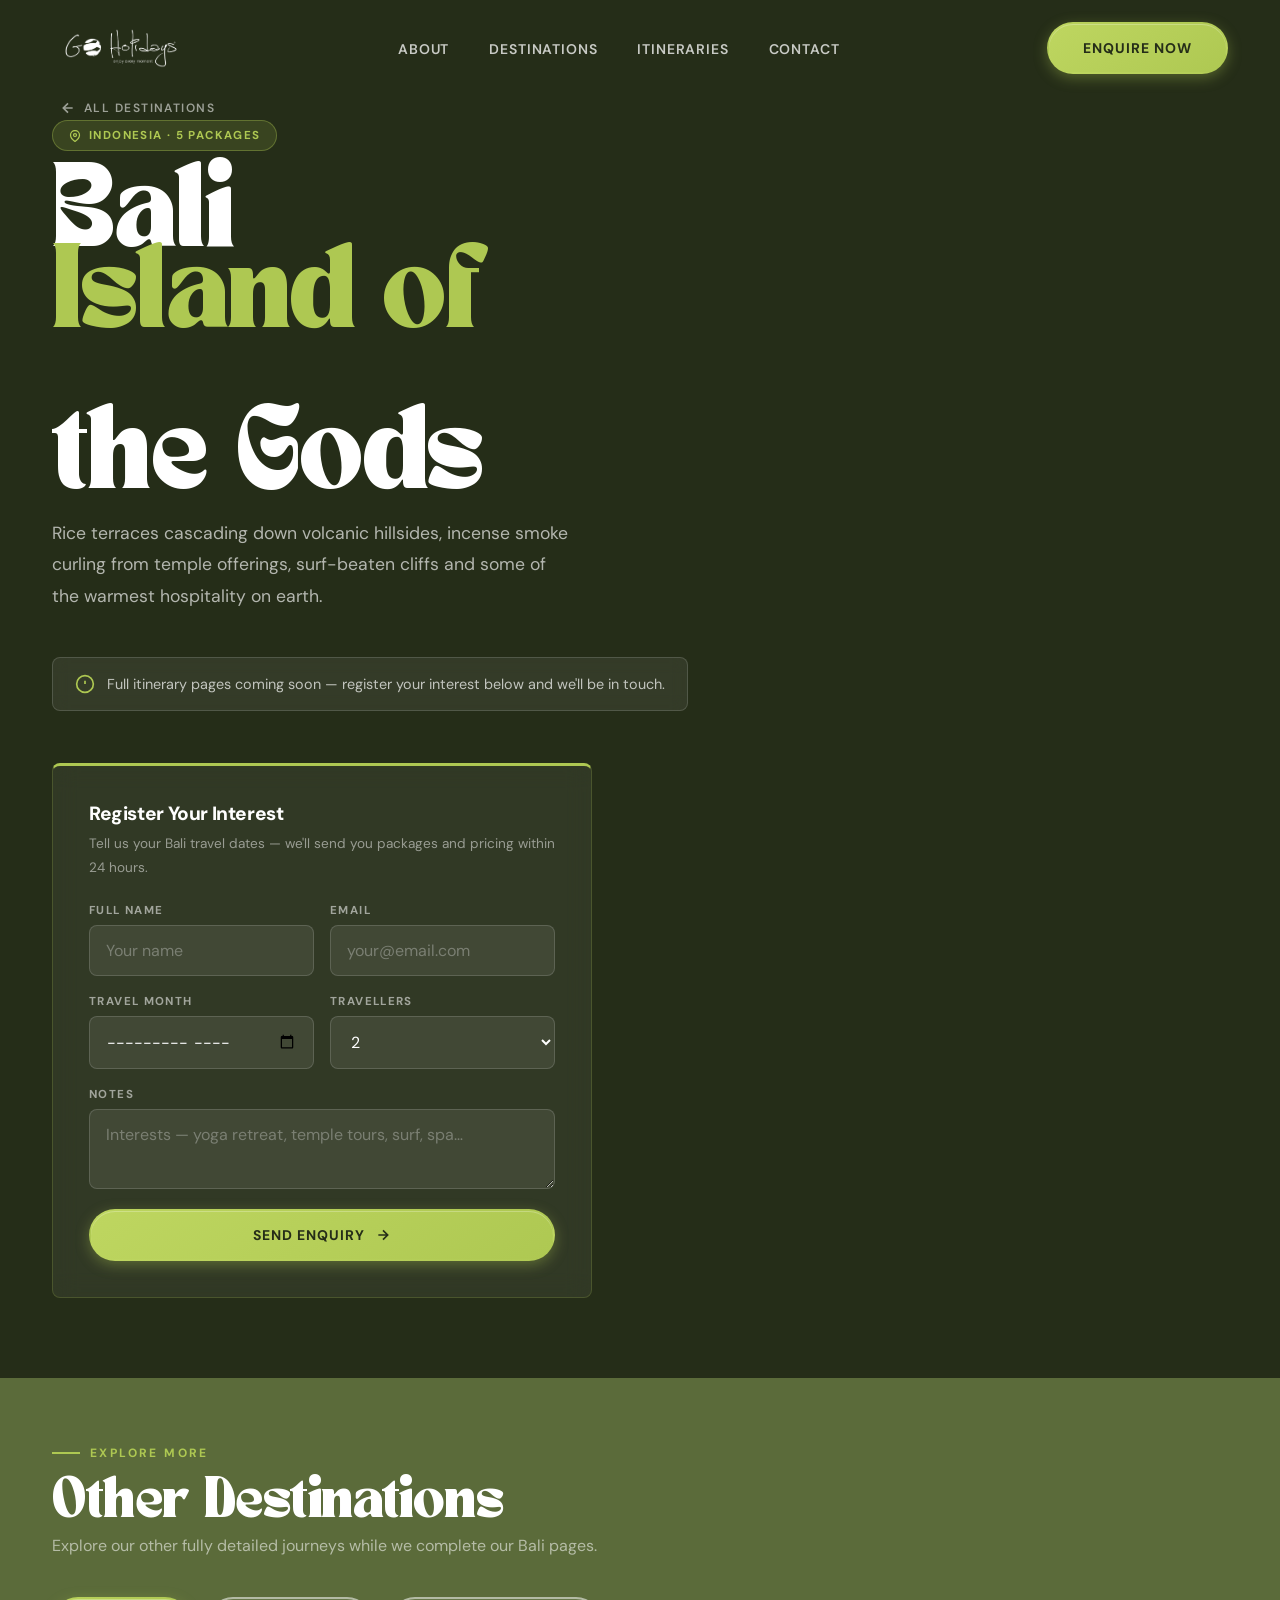
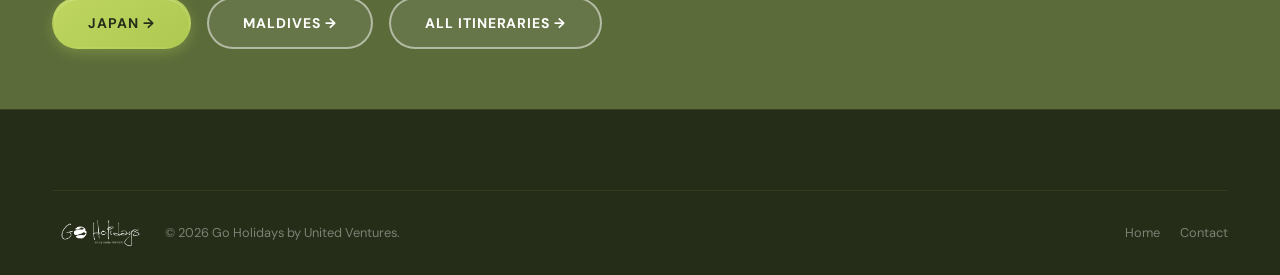
<file: bali.html>
<!DOCTYPE html>
<html lang="en">
<head>
  <meta charset="UTF-8" />
  <meta name="viewport" content="width=device-width, initial-scale=1.0" />
  <title>Bali — Go Holidays</title>
  <link rel="preconnect" href="https://fonts.googleapis.com" />
  <link rel="preconnect" href="https://fonts.gstatic.com" crossorigin />
  <link href="https://fonts.googleapis.com/css2?family=DM+Sans:opsz,wght@9..40,400;9..40,600;9..40,700;9..40,800&display=swap" rel="stylesheet" />
  <link rel="stylesheet" href="css/style.css" />
  <link rel="stylesheet" href="css/itinerary.css" />
  <style>
    .coming-hero { min-height:100vh;position:relative;display:flex;align-items:center;overflow:hidden;background:var(--forest-xdk); }
    .coming-hero__bg { position:absolute;inset:-10%;background-image:url('https://images.unsplash.com/photo-1537996194471-e657df975ab4?w=2000&auto=format&fit=crop&q=80');background-size:cover;background-position:center;filter:brightness(.42) saturate(.85); }
    .coming-hero__content { position:relative;z-index:2;padding:120px 0 80px;width:100%; }
    .coming-badge { display:inline-flex;align-items:center;gap:8px;padding:7px 16px;border-radius:100px;background:rgba(174,200,82,.15);border:1px solid rgba(174,200,82,.35);font-size:.72rem;font-weight:700;letter-spacing:.12em;text-transform:uppercase;color:var(--lime);margin-bottom:24px; }
    .coming-title { font-size:var(--display-xl);color:var(--white);line-height:.97;margin-bottom:20px; }
    .coming-title em { color:var(--lime);font-style:normal;display:block; }
    .coming-desc { font-size:1.1rem;color:rgba(255,255,255,.65);max-width:520px;line-height:1.8;margin-bottom:44px; }
    .coming-notice { display:inline-flex;align-items:center;gap:12px;background:rgba(255,255,255,.07);border:1px solid rgba(255,255,255,.15);border-radius:var(--radius);padding:16px 22px;color:rgba(255,255,255,.7);font-size:.9rem;margin-bottom:36px;backdrop-filter:blur(8px); }
    .coming-notice svg { color:var(--lime);flex-shrink:0; }
    .coming-form-wrap { background:rgba(255,255,255,.06);border:1px solid rgba(174,200,82,.2);border-top:3px solid var(--lime);border-radius:var(--radius);padding:36px;max-width:540px;backdrop-filter:blur(12px);margin-top:16px; }
    .coming-form-wrap h3 { color:var(--white);font-size:1.2rem;font-weight:800;letter-spacing:-.02em;margin-bottom:6px; }
    .coming-form-wrap p { font-size:.85rem;color:rgba(255,255,255,.5);margin-bottom:22px; }
    .coming-form-wrap .form-group label { color:rgba(255,255,255,.55); }
    .coming-form-wrap input,.coming-form-wrap select,.coming-form-wrap textarea { background:rgba(255,255,255,.08)!important;border-color:rgba(255,255,255,.15)!important;color:var(--white)!important; }
    .coming-form-wrap input::placeholder,.coming-form-wrap textarea::placeholder { color:rgba(255,255,255,.3); }
  </style>
</head>
<body>
<nav class="navbar page-nav" id="navbar">
  <div class="container">
    <div class="navbar__inner">
      <a href="index.html" class="navbar__logo"><img src="assets/images/logo.png" alt="Go Holidays" /></a>
      <ul class="navbar__nav">
        <li><a href="index.html#about">About</a></li>
        <li><a href="index.html#destinations">Destinations</a></li>
        <li><a href="index.html#itineraries">Itineraries</a></li>
        <li><a href="index.html#contact">Contact</a></li>
      </ul>
      <div class="navbar__actions"><a href="#enquiry" class="btn btn-lime">Enquire Now</a></div>
      <button class="navbar__hamburger" id="hamburger"><span></span><span></span><span></span></button>
    </div>
  </div>
</nav>
<section class="coming-hero">
  <div class="coming-hero__bg"></div>
  <div class="coming-hero__content">
    <div class="container">
      <a href="index.html#destinations" class="itin-hero__back" style="margin-bottom:28px;display:inline-flex">
        <svg width="16" height="16" viewBox="0 0 24 24" fill="none" stroke="currentColor" stroke-width="2.5"><path d="M19 12H5M12 5l-7 7 7 7"/></svg>All Destinations
      </a>
      <div class="coming-badge"><svg width="12" height="12" viewBox="0 0 24 24" fill="none" stroke="currentColor" stroke-width="2.5"><path d="M21 10c0 7-9 13-9 13S3 17 3 10a9 9 0 0 1 18 0z"/><circle cx="12" cy="10" r="3"/></svg>Indonesia · 5 Packages</div>
      <h1 class="coming-title display">Bali<br><em>Island of</em><br>the Gods</h1>
      <p class="coming-desc">Rice terraces cascading down volcanic hillsides, incense smoke curling from temple offerings, surf-beaten cliffs and some of the warmest hospitality on earth.</p>
      <div class="coming-notice">
        <svg width="20" height="20" viewBox="0 0 24 24" fill="none" stroke="currentColor" stroke-width="2"><circle cx="12" cy="12" r="10"/><path d="M12 8v4m0 4h.01"/></svg>
        Full itinerary pages coming soon — register your interest below and we'll be in touch.
      </div>
      <div id="enquiry" class="coming-form-wrap">
        <h3>Register Your Interest</h3>
        <p>Tell us your Bali travel dates — we'll send you packages and pricing within 24 hours.</p>
        <form id="contactForm">
          <div class="form-row" style="display:grid;grid-template-columns:1fr 1fr;gap:16px">
            <div class="form-group"><label>Full Name</label><input type="text" placeholder="Your name" required /></div>
            <div class="form-group"><label>Email</label><input type="email" placeholder="your@email.com" required /></div>
          </div>
          <div class="form-row" style="display:grid;grid-template-columns:1fr 1fr;gap:16px">
            <div class="form-group"><label>Travel Month</label><input type="month" /></div>
            <div class="form-group"><label>Travellers</label><select><option>2</option><option>3–4</option><option>5–8</option><option>Solo (1)</option></select></div>
          </div>
          <div class="form-group" style="margin-bottom:20px"><label>Notes</label><textarea placeholder="Interests — yoga retreat, temple tours, surf, spa…" style="min-height:80px"></textarea></div>
          <button type="submit" class="btn btn-lime" style="width:100%;justify-content:center">Send Enquiry <svg width="16" height="16" viewBox="0 0 24 24" fill="none" stroke="currentColor" stroke-width="2.5"><path d="M5 12h14M12 5l7 7-7 7"/></svg></button>
        </form>
        <div class="success-msg" id="contactSuccess">
          <div class="success-msg__icon" style="background:var(--lime);color:var(--forest-xdk)">✓</div>
          <h3 style="color:var(--white)">Received!</h3>
          <p style="color:rgba(255,255,255,.6)">We'll send you our Bali packages within 24 hours.</p>
        </div>
      </div>
    </div>
  </div>
</section>
<div style="background:var(--forest);padding:60px 0">
  <div class="container">
    <div class="eyebrow">Explore More</div>
    <h2 style="color:var(--white);font-size:var(--display-md);margin-bottom:8px">Other Destinations</h2>
    <p style="color:rgba(255,255,255,.55);margin-bottom:36px">Explore our other fully detailed journeys while we complete our Bali pages.</p>
    <div style="display:flex;gap:16px;flex-wrap:wrap">
      <a href="japan.html" class="btn btn-lime">Japan →</a>
      <a href="maldives.html" class="btn btn-outline-light">Maldives →</a>
      <a href="index.html#itineraries" class="btn btn-outline-light">All Itineraries →</a>
    </div>
  </div>
</div>
<footer class="footer">
  <div class="container">
    <div class="footer__bottom" style="padding:28px 0;border-top:1px solid rgba(174,200,82,.1)">
      <div style="display:flex;align-items:center;gap:16px"><img src="assets/images/logo.png" alt="Go Holidays" style="height:28px;filter:brightness(0) invert(1)" /><span style="font-size:.8rem;color:rgba(255,255,255,.4)">© 2026 Go Holidays by United Ventures.</span></div>
      <div style="display:flex;gap:20px"><a href="index.html" style="color:rgba(255,255,255,.4);font-size:.8rem">Home</a><a href="index.html#contact" style="color:rgba(255,255,255,.4);font-size:.8rem">Contact</a></div>
    </div>
  </div>
</footer>
<script>
  const nb=document.getElementById('navbar');
  window.addEventListener('scroll',()=>nb.classList.toggle('scrolled',window.scrollY>60),{passive:true});
  document.getElementById('hamburger').addEventListener('click',()=>nb.classList.toggle('open'));
  document.getElementById('contactForm')?.addEventListener('submit',e=>{e.preventDefault();document.getElementById('contactForm').style.display='none';document.getElementById('contactSuccess').classList.add('show');});
</script>
</body>
</html>
</file>
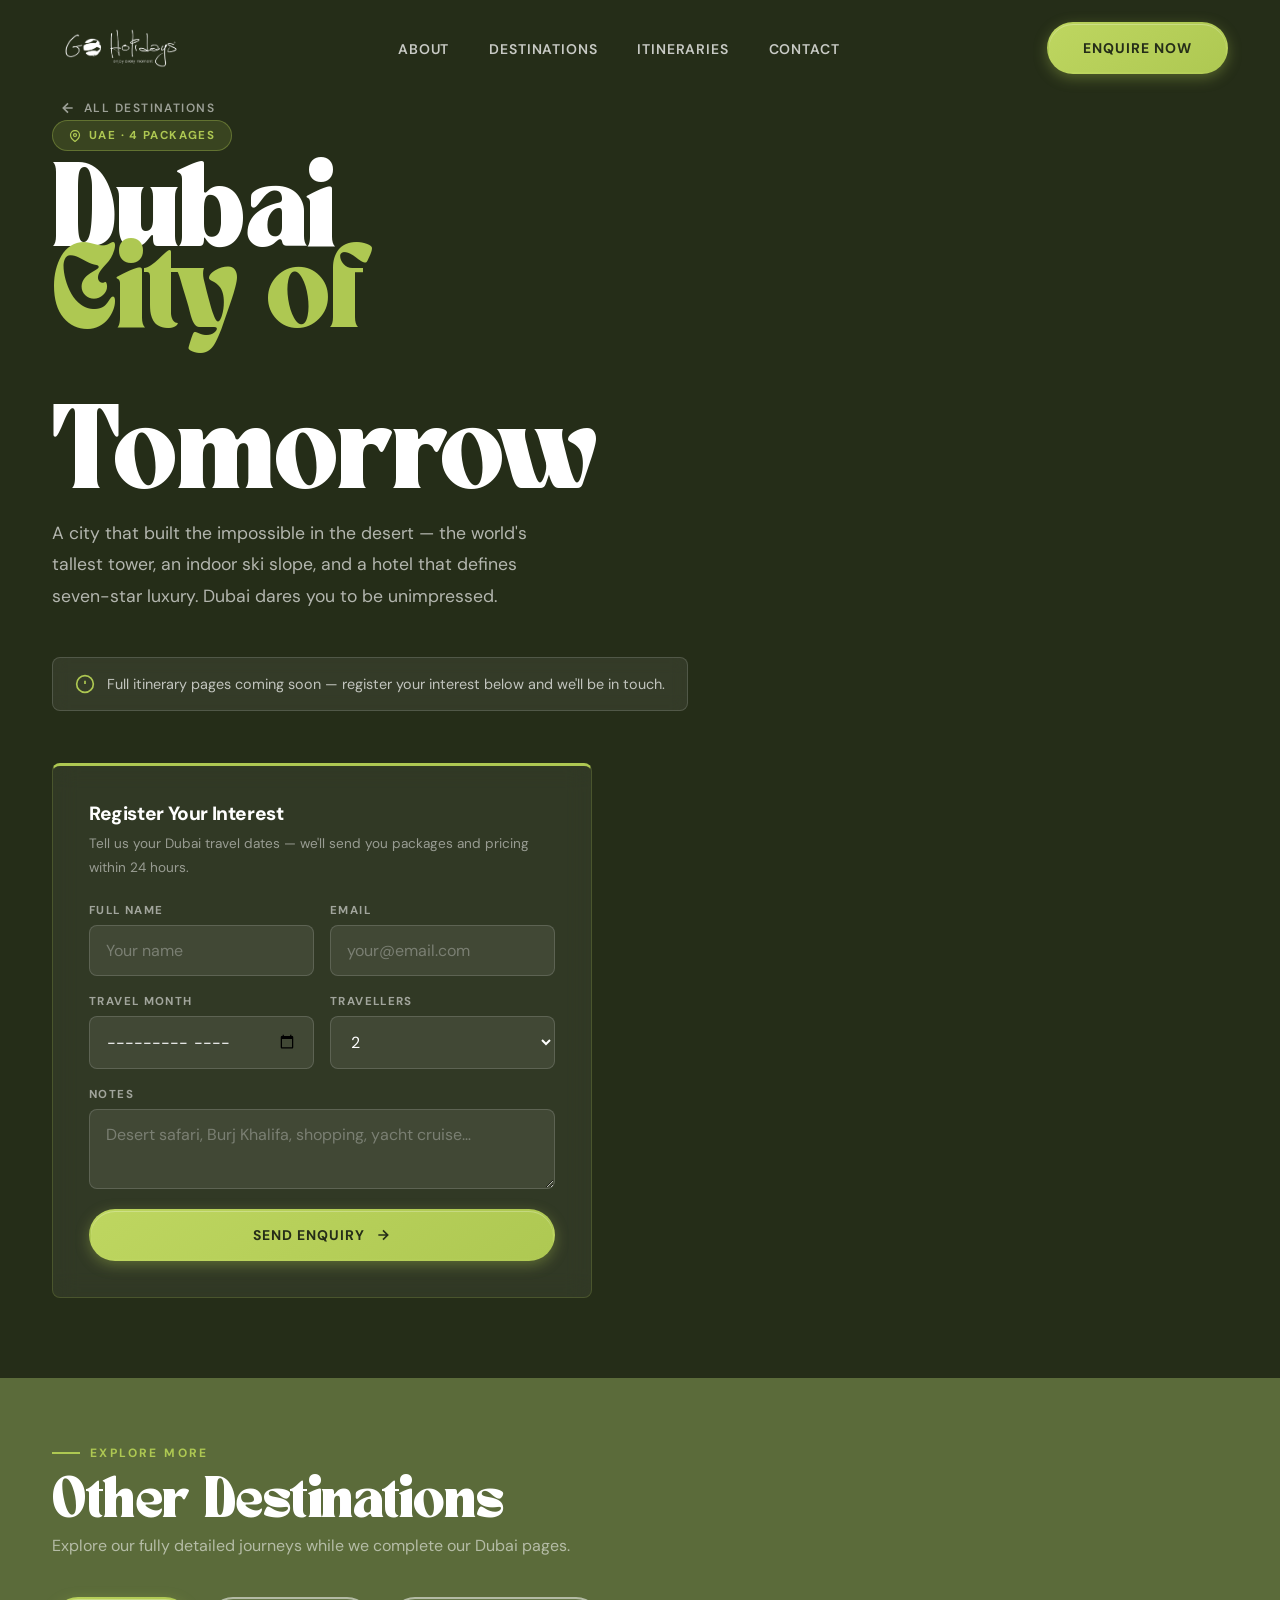
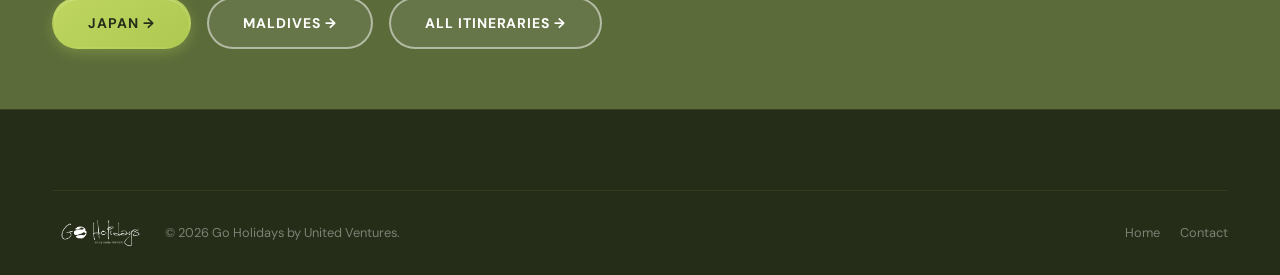
<file: dubai.html>
<!DOCTYPE html>
<html lang="en">
<head>
  <meta charset="UTF-8" /><meta name="viewport" content="width=device-width, initial-scale=1.0" />
  <title>Dubai — Go Holidays</title>
  <link rel="preconnect" href="https://fonts.googleapis.com" /><link rel="preconnect" href="https://fonts.gstatic.com" crossorigin />
  <link href="https://fonts.googleapis.com/css2?family=DM+Sans:opsz,wght@9..40,400;9..40,600;9..40,700;9..40,800&display=swap" rel="stylesheet" />
  <link rel="stylesheet" href="css/style.css" /><link rel="stylesheet" href="css/itinerary.css" />
  <style>
    .coming-hero{min-height:100vh;position:relative;display:flex;align-items:center;overflow:hidden;background:var(--forest-xdk)}
    .coming-hero__bg{position:absolute;inset:-10%;background-image:url('https://images.unsplash.com/photo-1512453979798-5ea266f8880c?w=2000&auto=format&fit=crop&q=80');background-size:cover;background-position:center;filter:brightness(.38) saturate(.8)}
    .coming-hero__content{position:relative;z-index:2;padding:120px 0 80px;width:100%}
    .coming-badge{display:inline-flex;align-items:center;gap:8px;padding:7px 16px;border-radius:100px;background:rgba(174,200,82,.15);border:1px solid rgba(174,200,82,.35);font-size:.72rem;font-weight:700;letter-spacing:.12em;text-transform:uppercase;color:var(--lime);margin-bottom:24px}
    .coming-title{font-size:var(--display-xl);color:var(--white);line-height:.97;margin-bottom:20px}
    .coming-title em{color:var(--lime);font-style:normal;display:block}
    .coming-desc{font-size:1.1rem;color:rgba(255,255,255,.65);max-width:520px;line-height:1.8;margin-bottom:44px}
    .coming-notice{display:inline-flex;align-items:center;gap:12px;background:rgba(255,255,255,.07);border:1px solid rgba(255,255,255,.15);border-radius:var(--radius);padding:16px 22px;color:rgba(255,255,255,.7);font-size:.9rem;margin-bottom:36px;backdrop-filter:blur(8px)}
    .coming-notice svg{color:var(--lime);flex-shrink:0}
    .coming-form-wrap{background:rgba(255,255,255,.06);border:1px solid rgba(174,200,82,.2);border-top:3px solid var(--lime);border-radius:var(--radius);padding:36px;max-width:540px;backdrop-filter:blur(12px);margin-top:16px}
    .coming-form-wrap h3{color:var(--white);font-size:1.2rem;font-weight:800;letter-spacing:-.02em;margin-bottom:6px}
    .coming-form-wrap p{font-size:.85rem;color:rgba(255,255,255,.5);margin-bottom:22px}
    .coming-form-wrap .form-group label{color:rgba(255,255,255,.55)}
    .coming-form-wrap input,.coming-form-wrap select,.coming-form-wrap textarea{background:rgba(255,255,255,.08)!important;border-color:rgba(255,255,255,.15)!important;color:var(--white)!important}
    .coming-form-wrap input::placeholder,.coming-form-wrap textarea::placeholder{color:rgba(255,255,255,.3)}
  </style>
</head>
<body>
<nav class="navbar page-nav" id="navbar">
  <div class="container"><div class="navbar__inner">
    <a href="index.html" class="navbar__logo"><img src="assets/images/logo.png" alt="Go Holidays" /></a>
    <ul class="navbar__nav">
      <li><a href="index.html#about">About</a></li><li><a href="index.html#destinations">Destinations</a></li>
      <li><a href="index.html#itineraries">Itineraries</a></li><li><a href="index.html#contact">Contact</a></li>
    </ul>
    <div class="navbar__actions"><a href="#enquiry" class="btn btn-lime">Enquire Now</a></div>
    <button class="navbar__hamburger" id="hamburger"><span></span><span></span><span></span></button>
  </div></div>
</nav>
<section class="coming-hero">
  <div class="coming-hero__bg"></div>
  <div class="coming-hero__content"><div class="container">
    <a href="index.html#destinations" class="itin-hero__back" style="margin-bottom:28px;display:inline-flex">
      <svg width="16" height="16" viewBox="0 0 24 24" fill="none" stroke="currentColor" stroke-width="2.5"><path d="M19 12H5M12 5l-7 7 7 7"/></svg>All Destinations
    </a>
    <div class="coming-badge"><svg width="12" height="12" viewBox="0 0 24 24" fill="none" stroke="currentColor" stroke-width="2.5"><path d="M21 10c0 7-9 13-9 13S3 17 3 10a9 9 0 0 1 18 0z"/><circle cx="12" cy="10" r="3"/></svg>UAE · 4 Packages</div>
    <h1 class="coming-title display">Dubai<br><em>City of</em><br>Tomorrow</h1>
    <p class="coming-desc">A city that built the impossible in the desert — the world's tallest tower, an indoor ski slope, and a hotel that defines seven-star luxury. Dubai dares you to be unimpressed.</p>
    <div class="coming-notice">
      <svg width="20" height="20" viewBox="0 0 24 24" fill="none" stroke="currentColor" stroke-width="2"><circle cx="12" cy="12" r="10"/><path d="M12 8v4m0 4h.01"/></svg>
      Full itinerary pages coming soon — register your interest below and we'll be in touch.
    </div>
    <div id="enquiry" class="coming-form-wrap">
      <h3>Register Your Interest</h3>
      <p>Tell us your Dubai travel dates — we'll send you packages and pricing within 24 hours.</p>
      <form id="contactForm">
        <div class="form-row" style="display:grid;grid-template-columns:1fr 1fr;gap:16px">
          <div class="form-group"><label>Full Name</label><input type="text" placeholder="Your name" required /></div>
          <div class="form-group"><label>Email</label><input type="email" placeholder="your@email.com" required /></div>
        </div>
        <div class="form-row" style="display:grid;grid-template-columns:1fr 1fr;gap:16px">
          <div class="form-group"><label>Travel Month</label><input type="month" /></div>
          <div class="form-group"><label>Travellers</label><select><option>2</option><option>3–4</option><option>5–8</option><option>Solo (1)</option></select></div>
        </div>
        <div class="form-group" style="margin-bottom:20px"><label>Notes</label><textarea placeholder="Desert safari, Burj Khalifa, shopping, yacht cruise…" style="min-height:80px"></textarea></div>
        <button type="submit" class="btn btn-lime" style="width:100%;justify-content:center">Send Enquiry <svg width="16" height="16" viewBox="0 0 24 24" fill="none" stroke="currentColor" stroke-width="2.5"><path d="M5 12h14M12 5l7 7-7 7"/></svg></button>
      </form>
      <div class="success-msg" id="contactSuccess">
        <div class="success-msg__icon" style="background:var(--lime);color:var(--forest-xdk)">✓</div>
        <h3 style="color:var(--white)">Received!</h3>
        <p style="color:rgba(255,255,255,.6)">We'll send you our Dubai packages within 24 hours.</p>
      </div>
    </div>
  </div></div>
</section>
<div style="background:var(--forest);padding:60px 0">
  <div class="container">
    <div class="eyebrow">Explore More</div>
    <h2 style="color:var(--white);font-size:var(--display-md);margin-bottom:8px">Other Destinations</h2>
    <p style="color:rgba(255,255,255,.55);margin-bottom:36px">Explore our fully detailed journeys while we complete our Dubai pages.</p>
    <div style="display:flex;gap:16px;flex-wrap:wrap">
      <a href="japan.html" class="btn btn-lime">Japan →</a>
      <a href="maldives.html" class="btn btn-outline-light">Maldives →</a>
      <a href="index.html#itineraries" class="btn btn-outline-light">All Itineraries →</a>
    </div>
  </div>
</div>
<footer class="footer"><div class="container">
  <div class="footer__bottom" style="padding:28px 0;border-top:1px solid rgba(174,200,82,.1)">
    <div style="display:flex;align-items:center;gap:16px"><img src="assets/images/logo.png" alt="Go Holidays" style="height:28px;filter:brightness(0) invert(1)" /><span style="font-size:.8rem;color:rgba(255,255,255,.4)">© 2026 Go Holidays by United Ventures.</span></div>
    <div style="display:flex;gap:20px"><a href="index.html" style="color:rgba(255,255,255,.4);font-size:.8rem">Home</a><a href="index.html#contact" style="color:rgba(255,255,255,.4);font-size:.8rem">Contact</a></div>
  </div>
</div></footer>
<script>
  const nb=document.getElementById('navbar');
  window.addEventListener('scroll',()=>nb.classList.toggle('scrolled',window.scrollY>60),{passive:true});
  document.getElementById('hamburger').addEventListener('click',()=>nb.classList.toggle('open'));
  document.getElementById('contactForm')?.addEventListener('submit',e=>{e.preventDefault();document.getElementById('contactForm').style.display='none';document.getElementById('contactSuccess').classList.add('show');});
</script>
</body></html>
</file>
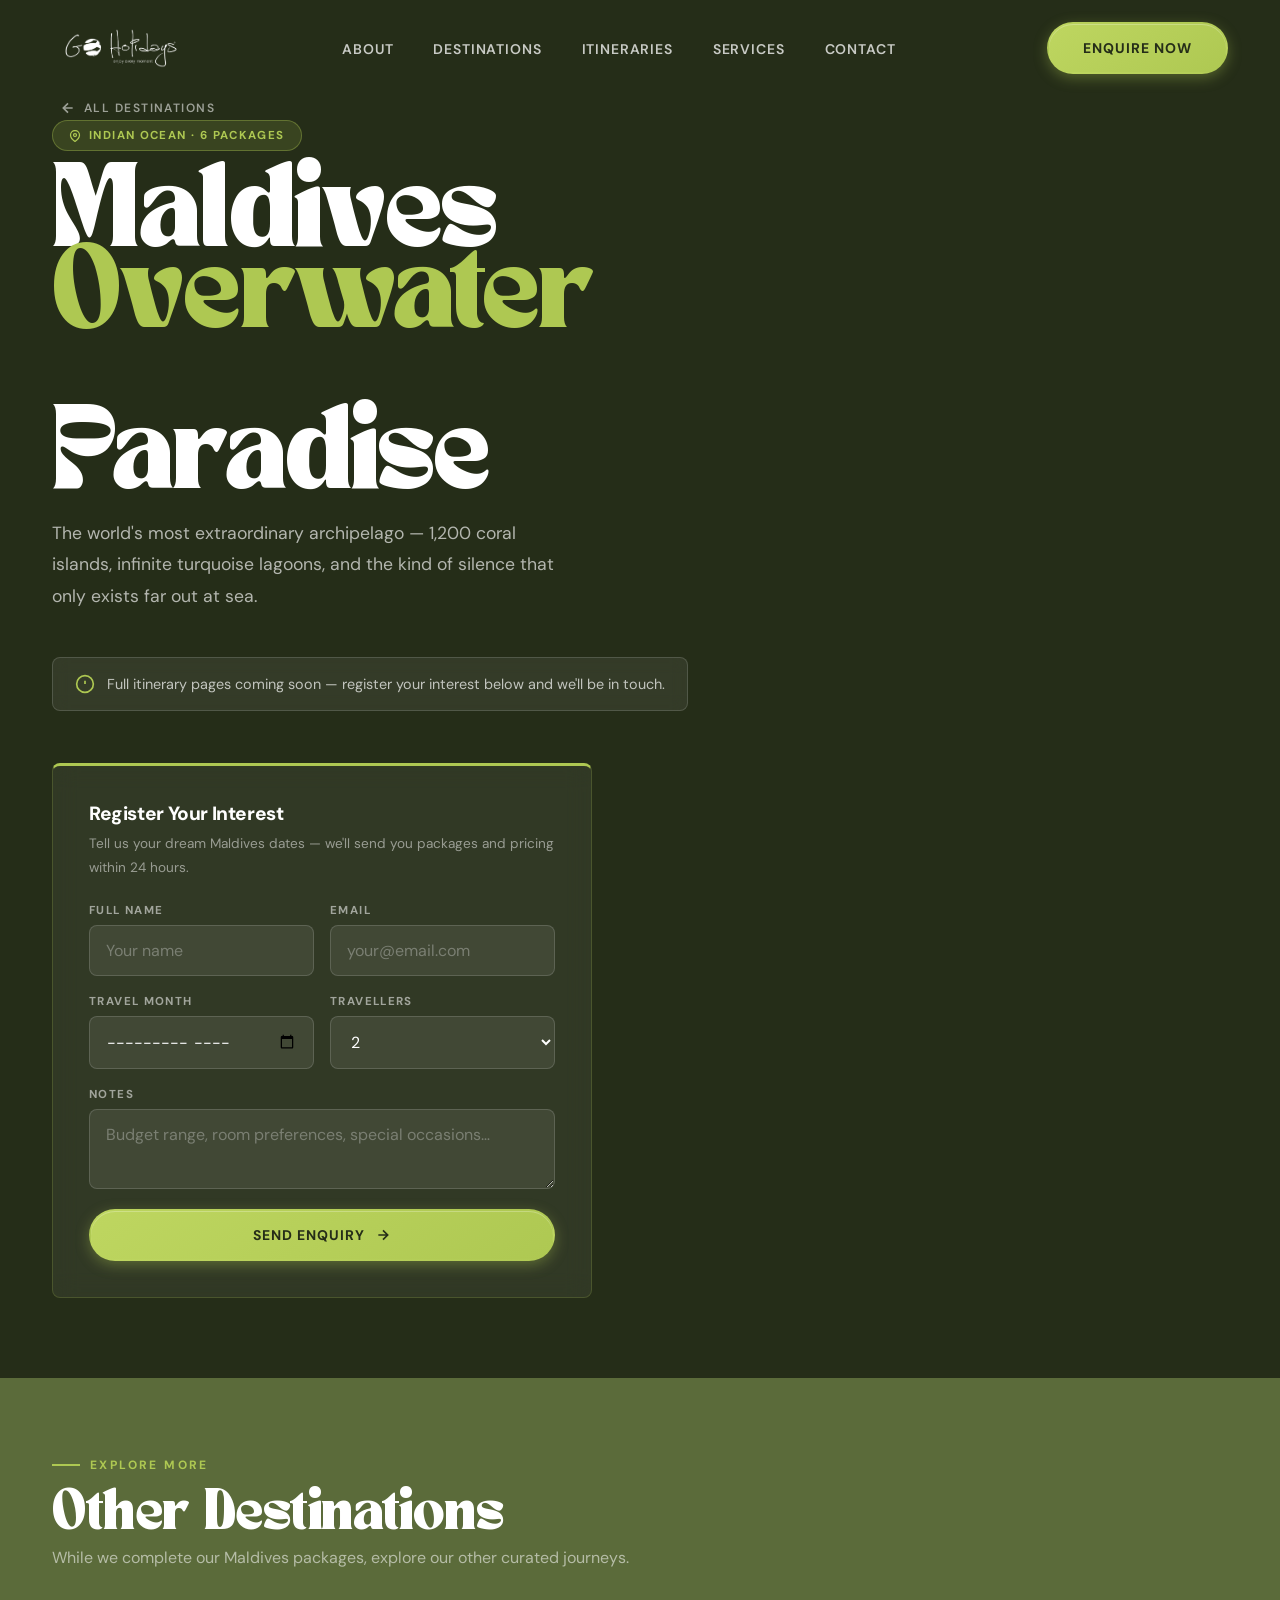
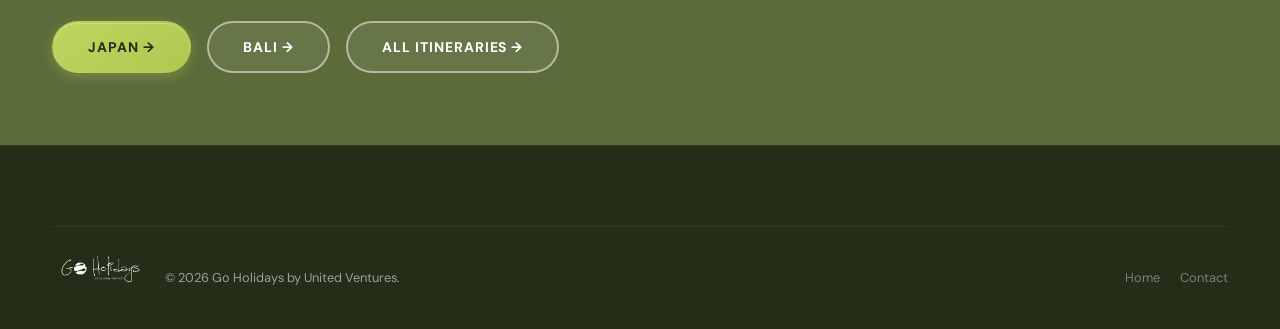
<file: maldives.html>
<!DOCTYPE html>
<html lang="en">
<head>
  <meta charset="UTF-8" />
  <meta name="viewport" content="width=device-width, initial-scale=1.0" />
  <title>Maldives — Go Holidays</title>
  <link rel="preconnect" href="https://fonts.googleapis.com" />
  <link rel="preconnect" href="https://fonts.gstatic.com" crossorigin />
  <link href="https://fonts.googleapis.com/css2?family=DM+Sans:opsz,wght@9..40,400;9..40,600;9..40,700;9..40,800&display=swap" rel="stylesheet" />
  <link rel="stylesheet" href="css/style.css" />
  <link rel="stylesheet" href="css/itinerary.css" />
  <style>
    .coming-hero {
      min-height: 100vh;
      position: relative;
      display: flex;
      align-items: center;
      overflow: hidden;
      background: var(--forest-xdk);
    }
    .coming-hero__bg {
      position: absolute;
      inset: -10%;
      background-image: url('https://images.unsplash.com/photo-1518548419970-58e3b4079ab2?w=2000&auto=format&fit=crop&q=80');
      background-size: cover;
      background-position: center;
      filter: brightness(.45) saturate(.8);
    }
    .coming-hero__content {
      position: relative;
      z-index: 2;
      padding: 120px 0 80px;
      width: 100%;
    }
    .coming-badge {
      display: inline-flex;
      align-items: center;
      gap: 8px;
      padding: 7px 16px;
      border-radius: 100px;
      background: rgba(174,200,82,.15);
      border: 1px solid rgba(174,200,82,.35);
      font-size: .72rem;
      font-weight: 700;
      letter-spacing: .12em;
      text-transform: uppercase;
      color: var(--lime);
      margin-bottom: 24px;
    }
    .coming-title {
      font-size: var(--display-xl);
      color: var(--white);
      line-height: .97;
      margin-bottom: 20px;
    }
    .coming-title em { color: var(--lime); font-style: normal; display: block; }
    .coming-desc {
      font-size: 1.1rem;
      color: rgba(255,255,255,.65);
      max-width: 520px;
      line-height: 1.8;
      margin-bottom: 44px;
    }
    .coming-notice {
      display: inline-flex;
      align-items: center;
      gap: 12px;
      background: rgba(255,255,255,.07);
      border: 1px solid rgba(255,255,255,.15);
      border-radius: var(--radius);
      padding: 16px 22px;
      color: rgba(255,255,255,.7);
      font-size: .9rem;
      margin-bottom: 36px;
      backdrop-filter: blur(8px);
    }
    .coming-notice svg { color: var(--lime); flex-shrink: 0; }
    .coming-form-wrap {
      background: rgba(255,255,255,.06);
      border: 1px solid rgba(174,200,82,.2);
      border-top: 3px solid var(--lime);
      border-radius: var(--radius);
      padding: 36px;
      max-width: 540px;
      backdrop-filter: blur(12px);
      margin-top: 16px;
    }
    .coming-form-wrap h3 {
      color: var(--white);
      font-size: 1.2rem;
      font-weight: 800;
      letter-spacing: -.02em;
      margin-bottom: 6px;
    }
    .coming-form-wrap p {
      font-size: .85rem;
      color: rgba(255,255,255,.5);
      margin-bottom: 22px;
    }
    .coming-form-wrap .form-group label { color: rgba(255,255,255,.55); }
    .coming-form-wrap input,
    .coming-form-wrap select,
    .coming-form-wrap textarea {
      background: rgba(255,255,255,.08) !important;
      border-color: rgba(255,255,255,.15) !important;
      color: var(--white) !important;
    }
    .coming-form-wrap input::placeholder,
    .coming-form-wrap textarea::placeholder { color: rgba(255,255,255,.3); }
    .packages-strip {
      background: var(--forest);
      padding: 72px 0;
    }
    .packages-strip__title { color: var(--white); margin-bottom: 8px; }
    .packages-strip__sub { color: rgba(255,255,255,.55); margin-bottom: 48px; }
  </style>
</head>
<body>

<nav class="navbar page-nav" id="navbar">
  <div class="container">
    <div class="navbar__inner">
      <a href="index.html" class="navbar__logo"><img src="assets/images/logo.png" alt="Go Holidays" /></a>
      <ul class="navbar__nav">
        <li><a href="index.html#about">About</a></li>
        <li><a href="index.html#destinations">Destinations</a></li>
        <li><a href="index.html#itineraries">Itineraries</a></li>
        <li><a href="index.html#services">Services</a></li>
        <li><a href="index.html#contact">Contact</a></li>
      </ul>
      <div class="navbar__actions">
        <a href="#enquiry" class="btn btn-lime">Enquire Now</a>
      </div>
      <button class="navbar__hamburger" id="hamburger"><span></span><span></span><span></span></button>
    </div>
  </div>
</nav>

<section class="coming-hero">
  <div class="coming-hero__bg"></div>
  <div class="coming-hero__content">
    <div class="container">
      <a href="index.html#destinations" class="itin-hero__back" style="margin-bottom:28px;display:inline-flex">
        <svg width="16" height="16" viewBox="0 0 24 24" fill="none" stroke="currentColor" stroke-width="2.5"><path d="M19 12H5M12 5l-7 7 7 7"/></svg>
        All Destinations
      </a>
      <div class="coming-badge">
        <svg width="12" height="12" viewBox="0 0 24 24" fill="none" stroke="currentColor" stroke-width="2.5"><path d="M21 10c0 7-9 13-9 13S3 17 3 10a9 9 0 0 1 18 0z"/><circle cx="12" cy="10" r="3"/></svg>
        Indian Ocean · 6 Packages
      </div>
      <h1 class="coming-title display">Maldives<br><em>Overwater</em><br>Paradise</h1>
      <p class="coming-desc">The world's most extraordinary archipelago — 1,200 coral islands, infinite turquoise lagoons, and the kind of silence that only exists far out at sea.</p>
      <div class="coming-notice">
        <svg width="20" height="20" viewBox="0 0 24 24" fill="none" stroke="currentColor" stroke-width="2"><circle cx="12" cy="12" r="10"/><path d="M12 8v4m0 4h.01"/></svg>
        Full itinerary pages coming soon — register your interest below and we'll be in touch.
      </div>
      <div id="enquiry" class="coming-form-wrap">
        <h3>Register Your Interest</h3>
        <p>Tell us your dream Maldives dates — we'll send you packages and pricing within 24 hours.</p>
        <form id="contactForm">
          <div class="form-row" style="display:grid;grid-template-columns:1fr 1fr;gap:16px">
            <div class="form-group"><label>Full Name</label><input type="text" placeholder="Your name" required /></div>
            <div class="form-group"><label>Email</label><input type="email" placeholder="your@email.com" required /></div>
          </div>
          <div class="form-row" style="display:grid;grid-template-columns:1fr 1fr;gap:16px">
            <div class="form-group"><label>Travel Month</label><input type="month" /></div>
            <div class="form-group"><label>Travellers</label>
              <select><option>2</option><option>3–4</option><option>5–8</option><option>Solo (1)</option></select>
            </div>
          </div>
          <div class="form-group" style="margin-bottom:20px"><label>Notes</label><textarea placeholder="Budget range, room preferences, special occasions…" style="min-height:80px"></textarea></div>
          <button type="submit" class="btn btn-lime" style="width:100%;justify-content:center">Send Enquiry <svg width="16" height="16" viewBox="0 0 24 24" fill="none" stroke="currentColor" stroke-width="2.5"><path d="M5 12h14M12 5l7 7-7 7"/></svg></button>
        </form>
        <div class="success-msg" id="contactSuccess">
          <div class="success-msg__icon" style="background:var(--lime);color:var(--forest-xdk)">✓</div>
          <h3 style="color:var(--white)">Received!</h3>
          <p style="color:rgba(255,255,255,.6)">We'll send you our Maldives packages within 24 hours.</p>
        </div>
      </div>
    </div>
  </div>
</section>

<!-- Related -->
<div class="packages-strip">
  <div class="container">
    <div class="eyebrow">Explore More</div>
    <h2 class="packages-strip__title" style="font-size:var(--display-md)">Other Destinations</h2>
    <p class="packages-strip__sub">While we complete our Maldives packages, explore our other curated journeys.</p>
    <div style="display:flex;gap:16px;flex-wrap:wrap">
      <a href="japan.html" class="btn btn-lime">Japan →</a>
      <a href="bali.html" class="btn btn-outline-light">Bali →</a>
      <a href="index.html#itineraries" class="btn btn-outline-light">All Itineraries →</a>
    </div>
  </div>
</div>

<footer class="footer">
  <div class="container">
    <div class="footer__bottom" style="padding:28px 0;border-top:1px solid rgba(174,200,82,.1)">
      <div class="footer__logo" style="display:flex;align-items:center;gap:16px">
        <img src="assets/images/logo.png" alt="Go Holidays" style="height:28px;filter:brightness(0) invert(1)" />
        <span style="font-size:.8rem">© 2026 Go Holidays by United Ventures.</span>
      </div>
      <div style="display:flex;gap:20px">
        <a href="index.html" style="color:rgba(255,255,255,.4);font-size:.8rem">Home</a>
        <a href="index.html#contact" style="color:rgba(255,255,255,.4);font-size:.8rem">Contact</a>
      </div>
    </div>
  </div>
</footer>

<script>
  const nb = document.getElementById('navbar');
  window.addEventListener('scroll', () => nb.classList.toggle('scrolled', window.scrollY > 60), { passive: true });
  document.getElementById('hamburger').addEventListener('click', () => nb.classList.toggle('open'));
  document.getElementById('contactForm')?.addEventListener('submit', e => {
    e.preventDefault();
    document.getElementById('contactForm').style.display = 'none';
    document.getElementById('contactSuccess').classList.add('show');
  });
</script>
</body>
</html>
</file>
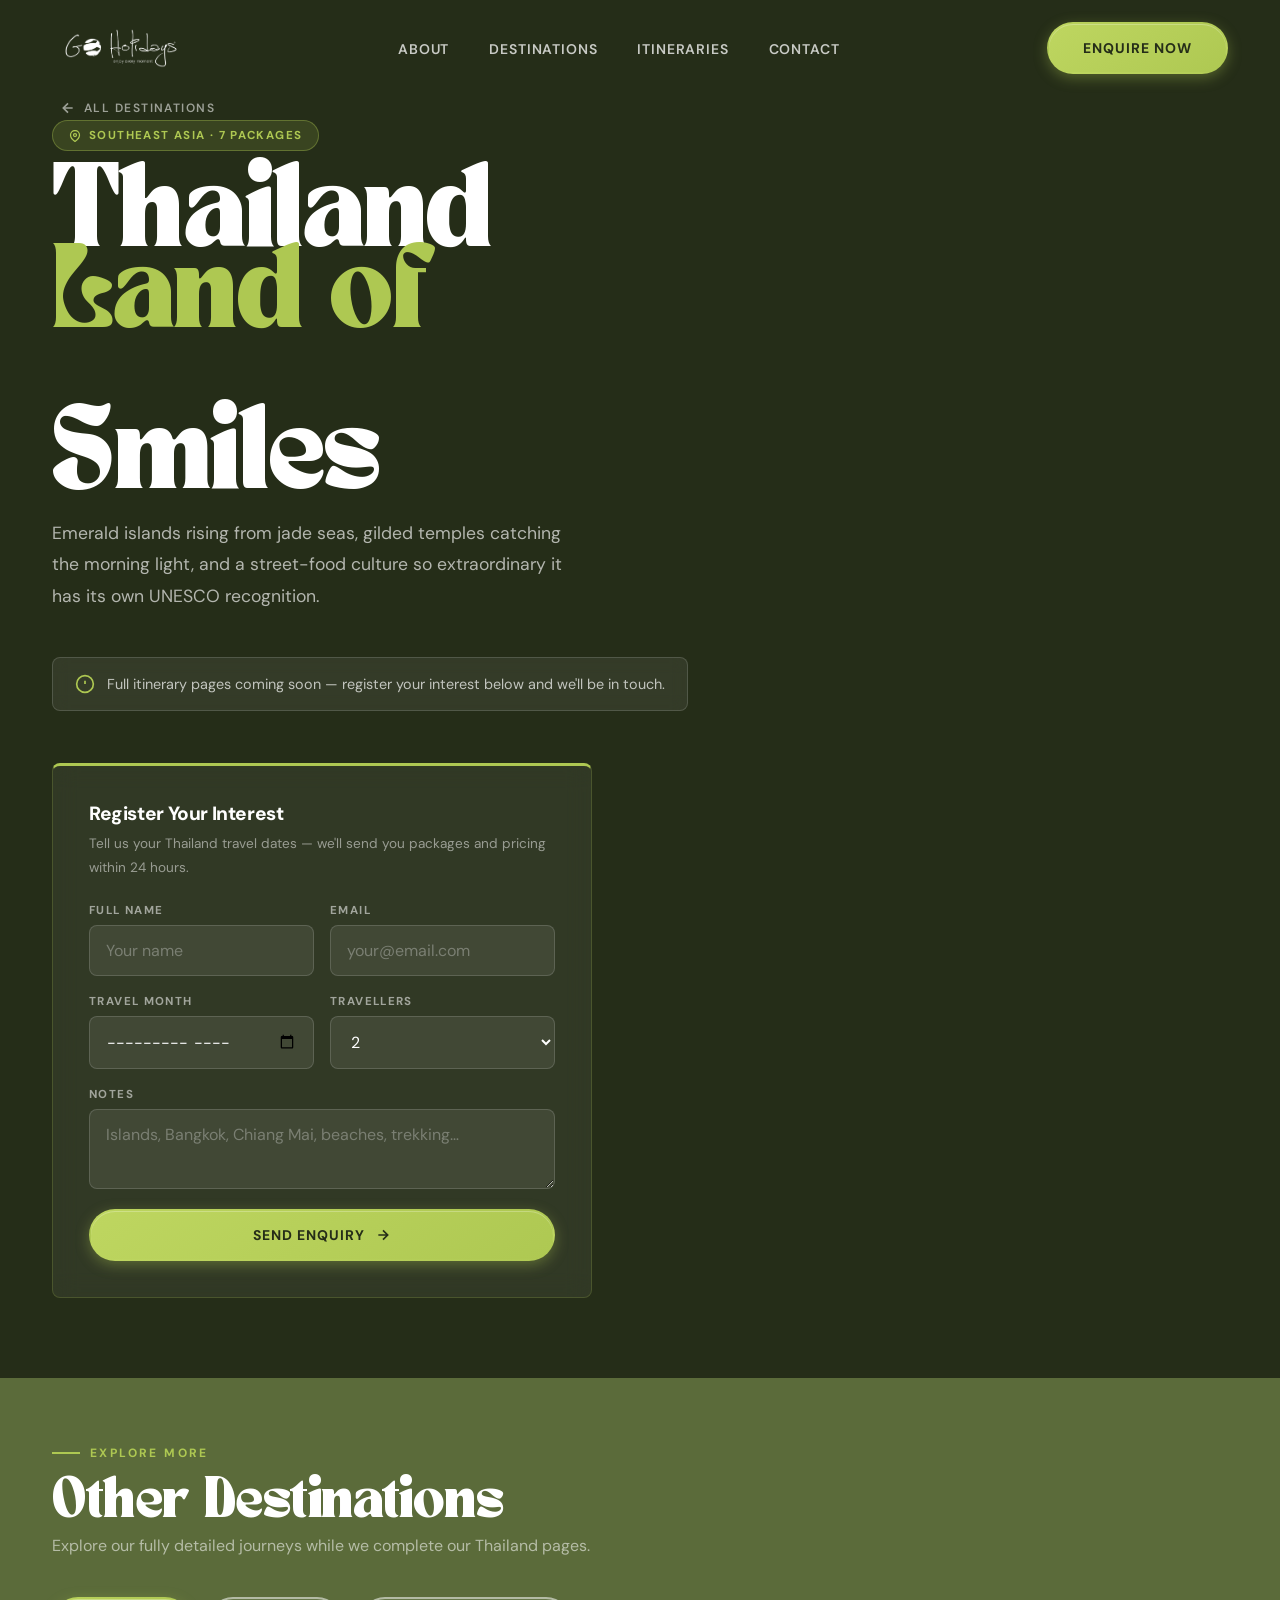
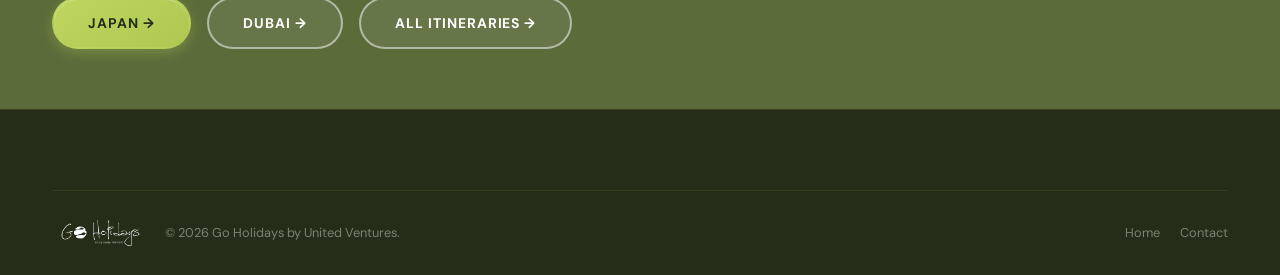
<file: thailand.html>
<!DOCTYPE html>
<html lang="en">
<head>
  <meta charset="UTF-8" /><meta name="viewport" content="width=device-width, initial-scale=1.0" />
  <title>Thailand — Go Holidays</title>
  <link rel="preconnect" href="https://fonts.googleapis.com" /><link rel="preconnect" href="https://fonts.gstatic.com" crossorigin />
  <link href="https://fonts.googleapis.com/css2?family=DM+Sans:opsz,wght@9..40,400;9..40,600;9..40,700;9..40,800&display=swap" rel="stylesheet" />
  <link rel="stylesheet" href="css/style.css" /><link rel="stylesheet" href="css/itinerary.css" />
  <style>
    .coming-hero{min-height:100vh;position:relative;display:flex;align-items:center;overflow:hidden;background:var(--forest-xdk)}
    .coming-hero__bg{position:absolute;inset:-10%;background-image:url('https://images.unsplash.com/photo-1541919329513-35f7af297129?w=2000&auto=format&fit=crop&q=80');background-size:cover;background-position:center;filter:brightness(.4) saturate(.85)}
    .coming-hero__content{position:relative;z-index:2;padding:120px 0 80px;width:100%}
    .coming-badge{display:inline-flex;align-items:center;gap:8px;padding:7px 16px;border-radius:100px;background:rgba(174,200,82,.15);border:1px solid rgba(174,200,82,.35);font-size:.72rem;font-weight:700;letter-spacing:.12em;text-transform:uppercase;color:var(--lime);margin-bottom:24px}
    .coming-title{font-size:var(--display-xl);color:var(--white);line-height:.97;margin-bottom:20px}
    .coming-title em{color:var(--lime);font-style:normal;display:block}
    .coming-desc{font-size:1.1rem;color:rgba(255,255,255,.65);max-width:520px;line-height:1.8;margin-bottom:44px}
    .coming-notice{display:inline-flex;align-items:center;gap:12px;background:rgba(255,255,255,.07);border:1px solid rgba(255,255,255,.15);border-radius:var(--radius);padding:16px 22px;color:rgba(255,255,255,.7);font-size:.9rem;margin-bottom:36px;backdrop-filter:blur(8px)}
    .coming-notice svg{color:var(--lime);flex-shrink:0}
    .coming-form-wrap{background:rgba(255,255,255,.06);border:1px solid rgba(174,200,82,.2);border-top:3px solid var(--lime);border-radius:var(--radius);padding:36px;max-width:540px;backdrop-filter:blur(12px);margin-top:16px}
    .coming-form-wrap h3{color:var(--white);font-size:1.2rem;font-weight:800;letter-spacing:-.02em;margin-bottom:6px}
    .coming-form-wrap p{font-size:.85rem;color:rgba(255,255,255,.5);margin-bottom:22px}
    .coming-form-wrap .form-group label{color:rgba(255,255,255,.55)}
    .coming-form-wrap input,.coming-form-wrap select,.coming-form-wrap textarea{background:rgba(255,255,255,.08)!important;border-color:rgba(255,255,255,.15)!important;color:var(--white)!important}
    .coming-form-wrap input::placeholder,.coming-form-wrap textarea::placeholder{color:rgba(255,255,255,.3)}
  </style>
</head>
<body>
<nav class="navbar page-nav" id="navbar">
  <div class="container"><div class="navbar__inner">
    <a href="index.html" class="navbar__logo"><img src="assets/images/logo.png" alt="Go Holidays" /></a>
    <ul class="navbar__nav">
      <li><a href="index.html#about">About</a></li><li><a href="index.html#destinations">Destinations</a></li>
      <li><a href="index.html#itineraries">Itineraries</a></li><li><a href="index.html#contact">Contact</a></li>
    </ul>
    <div class="navbar__actions"><a href="#enquiry" class="btn btn-lime">Enquire Now</a></div>
    <button class="navbar__hamburger" id="hamburger"><span></span><span></span><span></span></button>
  </div></div>
</nav>
<section class="coming-hero">
  <div class="coming-hero__bg"></div>
  <div class="coming-hero__content"><div class="container">
    <a href="index.html#destinations" class="itin-hero__back" style="margin-bottom:28px;display:inline-flex">
      <svg width="16" height="16" viewBox="0 0 24 24" fill="none" stroke="currentColor" stroke-width="2.5"><path d="M19 12H5M12 5l-7 7 7 7"/></svg>All Destinations
    </a>
    <div class="coming-badge"><svg width="12" height="12" viewBox="0 0 24 24" fill="none" stroke="currentColor" stroke-width="2.5"><path d="M21 10c0 7-9 13-9 13S3 17 3 10a9 9 0 0 1 18 0z"/><circle cx="12" cy="10" r="3"/></svg>Southeast Asia · 7 Packages</div>
    <h1 class="coming-title display">Thailand<br><em>Land of</em><br>Smiles</h1>
    <p class="coming-desc">Emerald islands rising from jade seas, gilded temples catching the morning light, and a street-food culture so extraordinary it has its own UNESCO recognition.</p>
    <div class="coming-notice">
      <svg width="20" height="20" viewBox="0 0 24 24" fill="none" stroke="currentColor" stroke-width="2"><circle cx="12" cy="12" r="10"/><path d="M12 8v4m0 4h.01"/></svg>
      Full itinerary pages coming soon — register your interest below and we'll be in touch.
    </div>
    <div id="enquiry" class="coming-form-wrap">
      <h3>Register Your Interest</h3>
      <p>Tell us your Thailand travel dates — we'll send you packages and pricing within 24 hours.</p>
      <form id="contactForm">
        <div class="form-row" style="display:grid;grid-template-columns:1fr 1fr;gap:16px">
          <div class="form-group"><label>Full Name</label><input type="text" placeholder="Your name" required /></div>
          <div class="form-group"><label>Email</label><input type="email" placeholder="your@email.com" required /></div>
        </div>
        <div class="form-row" style="display:grid;grid-template-columns:1fr 1fr;gap:16px">
          <div class="form-group"><label>Travel Month</label><input type="month" /></div>
          <div class="form-group"><label>Travellers</label><select><option>2</option><option>3–4</option><option>5–8</option><option>Solo (1)</option></select></div>
        </div>
        <div class="form-group" style="margin-bottom:20px"><label>Notes</label><textarea placeholder="Islands, Bangkok, Chiang Mai, beaches, trekking…" style="min-height:80px"></textarea></div>
        <button type="submit" class="btn btn-lime" style="width:100%;justify-content:center">Send Enquiry <svg width="16" height="16" viewBox="0 0 24 24" fill="none" stroke="currentColor" stroke-width="2.5"><path d="M5 12h14M12 5l7 7-7 7"/></svg></button>
      </form>
      <div class="success-msg" id="contactSuccess">
        <div class="success-msg__icon" style="background:var(--lime);color:var(--forest-xdk)">✓</div>
        <h3 style="color:var(--white)">Received!</h3>
        <p style="color:rgba(255,255,255,.6)">We'll send you our Thailand packages within 24 hours.</p>
      </div>
    </div>
  </div></div>
</section>
<div style="background:var(--forest);padding:60px 0">
  <div class="container">
    <div class="eyebrow">Explore More</div>
    <h2 style="color:var(--white);font-size:var(--display-md);margin-bottom:8px">Other Destinations</h2>
    <p style="color:rgba(255,255,255,.55);margin-bottom:36px">Explore our fully detailed journeys while we complete our Thailand pages.</p>
    <div style="display:flex;gap:16px;flex-wrap:wrap">
      <a href="japan.html" class="btn btn-lime">Japan →</a>
      <a href="dubai.html" class="btn btn-outline-light">Dubai →</a>
      <a href="index.html#itineraries" class="btn btn-outline-light">All Itineraries →</a>
    </div>
  </div>
</div>
<footer class="footer"><div class="container">
  <div class="footer__bottom" style="padding:28px 0;border-top:1px solid rgba(174,200,82,.1)">
    <div style="display:flex;align-items:center;gap:16px"><img src="assets/images/logo.png" alt="Go Holidays" style="height:28px;filter:brightness(0) invert(1)" /><span style="font-size:.8rem;color:rgba(255,255,255,.4)">© 2026 Go Holidays by United Ventures.</span></div>
    <div style="display:flex;gap:20px"><a href="index.html" style="color:rgba(255,255,255,.4);font-size:.8rem">Home</a><a href="index.html#contact" style="color:rgba(255,255,255,.4);font-size:.8rem">Contact</a></div>
  </div>
</div></footer>
<script>
  const nb=document.getElementById('navbar');
  window.addEventListener('scroll',()=>nb.classList.toggle('scrolled',window.scrollY>60),{passive:true});
  document.getElementById('hamburger').addEventListener('click',()=>nb.classList.toggle('open'));
  document.getElementById('contactForm')?.addEventListener('submit',e=>{e.preventDefault();document.getElementById('contactForm').style.display='none';document.getElementById('contactSuccess').classList.add('show');});
</script>
</body></html>
</file>
<file: css/style.css>
/* ============================================================
   GO HOLIDAYS — BRUTALIST LUXURY STYLESHEET
   Palette: Forest #5B6B3A · Lime #AEC852
   Display: TAN-NIMBUS | Body: DM Sans
   ============================================================ */

/* ── FONT FACES ─────────────────────────────────────────── */
@font-face {
  font-family: 'TAN-NIMBUS';
  src: url('../assets/fonts/TAN-NIMBUS.woff') format('woff'),
       url('../assets/fonts/TAN-NIMBUS.ttf')  format('truetype');
  font-weight: normal;
  font-style: normal;
  font-display: swap;
}

/* ── RESET ──────────────────────────────────────────────── */
*, *::before, *::after { box-sizing: border-box; margin: 0; padding: 0; }
html { scroll-behavior: smooth; font-size: 16px; }
body {
  font-family: 'DM Sans', sans-serif;
  color: var(--ink);
  background: var(--cream);
  overflow-x: hidden;
}

/* ── DESIGN TOKENS ──────────────────────────────────────── */
:root {
  /* Brand */
  --forest:    #5B6B3A;
  --forest-dk: #3D4827;
  --forest-xdk:#252D18;
  --lime:      #AEC852;
  --lime-lt:   #C8E06B;
  --lime-dim:  #8FA832;

  /* Surface */
  --cream:     #F7F8F2;
  --cream-dk:  #EEF0E5;
  --white:     #FFFFFF;
  --ink:       #1A1E10;
  --ink-mid:   #3D4827;
  --ink-muted: #6B7A50;

  /* Utility */
  --radius:    8px;
  --radius-lg: 16px;
  --shadow-sm: 0 2px 12px rgba(26,30,16,.08);
  --shadow:    0 6px 32px rgba(26,30,16,.12);
  --shadow-xl: 0 16px 64px rgba(26,30,16,.18);
  --transition: .38s cubic-bezier(.4,0,.2,1);

  /* Type scale */
  --display-xl: clamp(2.8rem, 6.5vw, 6rem);
  --display-lg: clamp(2.2rem, 4.5vw, 4.2rem);
  --display-md: clamp(1.8rem, 3.2vw, 2.75rem);
  --display-sm: clamp(1.3rem, 2vw, 1.75rem);
  --body-lg:    1.125rem;
  --body:       1rem;
  --body-sm:    0.875rem;
  --caption:    0.75rem;
}

/* ── BASE TYPOGRAPHY ─────────────────────────────────────── */
/* TAN-NIMBUS: only big display titles — h1, h2, and explicit .display */
h1, h2, .display {
  font-family: 'TAN-NIMBUS', serif;
  font-weight: normal;
  line-height: 1.05;
  letter-spacing: -.01em;
}
/* h3, h4: DM Sans bold — clear, readable for cards/steps/features */
h3, h4 {
  font-family: 'DM Sans', sans-serif;
  font-weight: 700;
  line-height: 1.25;
  letter-spacing: -.01em;
}
p { line-height: 1.8; color: var(--ink-muted); }
a { text-decoration: none; color: inherit; }
img { display: block; max-width: 100%; }

/* ── UTILITIES ───────────────────────────────────────────── */
.container { max-width: 1240px; margin: 0 auto; padding: 0 32px; }
.section    { padding: 112px 0; }
.section--dark  { background: var(--forest-xdk); color: var(--white); }
.section--forest{ background: var(--forest);     color: var(--white); }
.section--cream { background: var(--cream-dk); }

.eyebrow {
  display: inline-flex;
  align-items: center;
  gap: 10px;
  font-family: 'DM Sans', sans-serif;
  font-size: var(--caption);
  font-weight: 700;
  letter-spacing: .2em;
  text-transform: uppercase;
  color: var(--lime);
  margin-bottom: 20px;
}
.eyebrow::before {
  content: '';
  width: 28px; height: 2px;
  background: var(--lime);
  flex-shrink: 0;
}

.section-title { color: var(--forest-xdk); }
.section--dark  .section-title,
.section--forest .section-title { color: var(--white); }

.section-sub {
  font-size: var(--body-lg);
  max-width: 580px;
  margin-top: 14px;
}

/* ── BUTTONS ─────────────────────────────────────────────── */
.btn {
  display: inline-flex;
  align-items: center;
  gap: 10px;
  padding: 15px 34px;
  border-radius: 100px;           /* pill — soft, inviting */
  font-family: 'DM Sans', sans-serif;
  font-weight: 700;
  font-size: var(--body-sm);
  letter-spacing: .07em;
  text-transform: uppercase;
  cursor: pointer;
  border: 2px solid transparent;
  transition: transform .25s ease, box-shadow .25s ease, background .25s ease, border-color .25s ease;
  position: relative;
  white-space: nowrap;
}
/* arrow icon nudge on hover */
.btn svg { transition: transform .25s ease; }
.btn:hover svg { transform: translateX(3px); }

.btn-lime {
  background: linear-gradient(145deg, #BED660, var(--lime));
  color: var(--forest-xdk);
  border-color: transparent;
  box-shadow: 0 4px 14px rgba(174,200,82,.35), inset 0 1px 0 rgba(255,255,255,.25);
}
.btn-lime:hover {
  background: linear-gradient(145deg, #CBDF72, #BED660);
  transform: translateY(-3px);
  box-shadow: 0 10px 28px rgba(174,200,82,.5), inset 0 1px 0 rgba(255,255,255,.25);
}
.btn-lime:active { transform: translateY(0); box-shadow: 0 3px 10px rgba(174,200,82,.3); }

.btn-outline-dark {
  background: transparent;
  color: var(--forest-xdk);
  border-color: var(--forest-xdk);
  box-shadow: 0 2px 8px rgba(26,30,16,.08);
}
.btn-outline-dark:hover {
  background: var(--forest-xdk);
  color: var(--white);
  transform: translateY(-3px);
  box-shadow: 0 8px 24px rgba(26,30,16,.25);
}

.btn-outline-light {
  background: rgba(255,255,255,.08);
  color: var(--white);
  border-color: rgba(255,255,255,.5);
  backdrop-filter: blur(4px);
}
.btn-outline-light:hover {
  background: rgba(255,255,255,.18);
  border-color: rgba(255,255,255,.85);
  transform: translateY(-3px);
  box-shadow: 0 8px 24px rgba(0,0,0,.2);
}

.btn-forest {
  background: linear-gradient(145deg, #6B7D45, var(--forest));
  color: var(--white);
  border-color: transparent;
  box-shadow: 0 4px 14px rgba(91,107,58,.35), inset 0 1px 0 rgba(255,255,255,.15);
}
.btn-forest:hover {
  background: linear-gradient(145deg, #728545, #6B7D45);
  transform: translateY(-3px);
  box-shadow: 0 10px 28px rgba(91,107,58,.5), inset 0 1px 0 rgba(255,255,255,.15);
}
.btn-forest:active { transform: translateY(0); }

/* ── NAVBAR ──────────────────────────────────────────────── */
.navbar {
  position: fixed;
  top: 0; left: 0; right: 0;
  z-index: 900;
  padding: 22px 0;
  transition: background var(--transition), padding var(--transition), box-shadow var(--transition);
}
.navbar.scrolled {
  background: rgba(37,45,24,.96);
  backdrop-filter: blur(20px);
  -webkit-backdrop-filter: blur(20px);
  padding: 14px 0;
  box-shadow: 0 1px 0 rgba(174,200,82,.2), var(--shadow-xl);
}
.navbar__inner {
  display: flex;
  align-items: center;
  justify-content: space-between;
  gap: 24px;
}
.navbar__logo img {
  height: 40px;
  width: auto;
  object-fit: contain;
  filter: brightness(0) invert(1);
  transition: filter var(--transition);
}
.navbar.scrolled .navbar__logo img { filter: brightness(0) invert(1); }

.navbar__nav {
  display: flex;
  align-items: center;
  gap: 40px;
  list-style: none;
}
.navbar__nav a {
  font-family: 'DM Sans', sans-serif;
  font-size: var(--body-sm);
  font-weight: 600;
  letter-spacing: .06em;
  text-transform: uppercase;
  color: rgba(255,255,255,.75);
  transition: color var(--transition);
  position: relative;
}
.navbar__nav a::after {
  content: '';
  position: absolute;
  bottom: -5px; left: 0;
  height: 2px; width: 0;
  background: var(--lime);
  transition: width var(--transition);
}
.navbar__nav a:hover,
.navbar__nav a.active { color: var(--lime); }
.navbar__nav a:hover::after,
.navbar__nav a.active::after { width: 100%; }

.navbar__actions { display: flex; align-items: center; gap: 14px; }
.navbar__hamburger {
  display: none;
  flex-direction: column;
  gap: 5px;
  background: none;
  border: none;
  cursor: pointer;
  padding: 4px;
}
.navbar__hamburger span {
  display: block;
  width: 26px; height: 2px;
  background: var(--white);
  transition: var(--transition);
}

@media (max-width: 960px) {
  .navbar__nav, .navbar__actions .btn { display: none; }
  .navbar__hamburger { display: flex; }
  .navbar.open .navbar__nav {
    display: flex;
    flex-direction: column;
    align-items: flex-start;
    gap: 6px;
    position: absolute;
    top: 100%; left: 0; right: 0;
    background: rgba(37,45,24,.98);
    padding: 28px 32px;
    border-top: 1px solid rgba(174,200,82,.2);
    backdrop-filter: blur(20px);
  }
  .navbar.open .navbar__nav a { font-size: 1rem; padding: 10px 0; }
}

/* ── HERO (PARALLAX) ─────────────────────────────────────── */
.hero {
  position: relative;
  min-height: 100vh;
  display: flex;
  align-items: flex-end;
  overflow: hidden;
  background: var(--forest-xdk);
}

/* Three parallax layers */
.parallax-layer {
  position: absolute;
  inset: -15% 0;       /* oversized so translateY has room */
  will-change: transform;
  backface-visibility: hidden;
}
.parallax-layer--bg {
  /* Aerial green valley with pale white sky — matches olive/lime palette */
  background-image: url('https://images.unsplash.com/photo-1476514525535-07fb3b4ae5f1?w=2000&auto=format&fit=crop&q=85');
  background-size: cover;
  background-position: center 40%;
  z-index: 0;
}
.parallax-layer--mid {
  /* Gradient darker at bottom (text area), light at top (sky bleeds through) */
  background: linear-gradient(
    175deg,
    rgba(37,45,24,.25) 0%,
    rgba(37,45,24,.45) 40%,
    rgba(26,30,16,.82) 100%
  );
  z-index: 1;
}
/* Decorative lime stripe */
.parallax-layer--stripe {
  z-index: 2;
  pointer-events: none;
}
.parallax-layer--stripe::before {
  content: '';
  position: absolute;
  bottom: 18%;
  right: 0;
  width: 42%;
  height: 3px;
  background: var(--lime);
  opacity: .6;
}
.parallax-layer--stripe::after {
  content: '';
  position: absolute;
  top: 32%;
  right: 10%;
  width: 1px;
  height: 160px;
  background: linear-gradient(to bottom, transparent, var(--lime), transparent);
  opacity: .5;
}

.hero__content {
  position: relative;
  z-index: 10;
  width: 100%;
  padding: 160px 0 80px;
}
.hero__inner {
  display: grid;
  grid-template-columns: 1fr auto;
  align-items: flex-end;
  gap: 48px;
}
.hero__text { max-width: 860px; }

.hero__eyebrow {
  display: inline-flex;
  align-items: center;
  gap: 10px;
  font-size: var(--caption);
  font-weight: 700;
  letter-spacing: .25em;
  text-transform: uppercase;
  color: var(--lime);
  margin-bottom: 28px;
  opacity: 0;
  animation: fadeUp .6s .15s forwards;
}
.hero__eyebrow span {
  width: 40px; height: 1px;
  background: var(--lime);
}

.hero__title {
  font-size: var(--display-xl);
  color: var(--white);
  line-height: .7;
  margin-bottom: 32px;
  opacity: 0;
  animation: fadeUp .7s .3s forwards;
}
.hero__title em {
  color: var(--lime);
  font-style: normal;
  display: block;
}

.hero__desc {
  font-size: var(--body-lg);
  color: rgba(255,255,255,.72);
  max-width: 500px;
  margin-bottom: 44px;
  opacity: 0;
  animation: fadeUp .7s .5s forwards;
}

.hero__ctas {
  display: flex;
  gap: 16px;
  flex-wrap: wrap;
  opacity: 0;
  animation: fadeUp .7s .65s forwards;
}

.hero__scroll-hint {
  writing-mode: vertical-rl;
  font-size: var(--caption);
  letter-spacing: .18em;
  text-transform: uppercase;
  color: rgba(255,255,255,.4);
  display: flex;
  align-items: center;
  gap: 12px;
  opacity: 0;
  animation: fadeUp .7s .9s forwards;
}
.hero__scroll-hint::after {
  content: '';
  width: 1px;
  height: 80px;
  background: linear-gradient(to bottom, var(--lime), transparent);
}

/* Lime corner bracket decoration */
.hero__bracket {
  position: absolute;
  bottom: 40px;
  right: 40px;
  width: 64px;
  height: 64px;
  border-right: 3px solid var(--lime);
  border-bottom: 3px solid var(--lime);
  opacity: .5;
  z-index: 10;
}
.hero__bracket-tl {
  position: absolute;
  top: 120px;
  left: 40px;
  width: 48px;
  height: 48px;
  border-left: 2px solid var(--lime);
  border-top: 2px solid var(--lime);
  opacity: .3;
  z-index: 10;
}

@media (max-width: 768px) {
  .hero__inner { grid-template-columns: 1fr; }
  .hero__scroll-hint { display: none; }
  .hero__content { padding: 140px 0 64px; }
}

/* ── STATS BAR ───────────────────────────────────────────── */
.stats {
  background: var(--forest-xdk);
  border-top: 1px solid rgba(174,200,82,.2);
}
.stats__grid {
  display: grid;
  grid-template-columns: repeat(4, 1fr);
}
.stats__item {
  padding: 40px 24px;
  text-align: center;
  border-right: 1px solid rgba(174,200,82,.15);
  position: relative;
}
.stats__item:last-child { border-right: none; }
.stats__num {
  font-family: 'TAN-NIMBUS', serif;
  font-size: 3rem;
  color: var(--lime);
  line-height: 1;
  margin-bottom: 8px;
}
.stats__label {
  font-size: var(--caption);
  letter-spacing: .12em;
  text-transform: uppercase;
  color: rgba(255,255,255,.45);
  font-weight: 600;
}
@media (max-width: 640px) {
  .stats__grid { grid-template-columns: 1fr 1fr; }
  .stats__item:nth-child(2) { border-right: none; }
  .stats__item:nth-child(3),
  .stats__item:nth-child(4) {
    border-top: 1px solid rgba(174,200,82,.15);
  }
  .stats__item:nth-child(4) { border-right: none; }
}

/* ── ABOUT ───────────────────────────────────────────────── */
.about__grid {
  display: grid;
  grid-template-columns: 1fr 1fr;
  gap: 80px;
  align-items: center;
}
.about__images {
  position: relative;
  height: 560px;
}
.about__img-main {
  position: absolute;
  top: 0; left: 0;
  width: 75%;
  height: 82%;
  object-fit: cover;
  border-radius: var(--radius);
  box-shadow: var(--shadow-xl);
}
.about__img-accent {
  position: absolute;
  bottom: 0; right: 0;
  width: 55%;
  height: 52%;
  object-fit: cover;
  border-radius: var(--radius);
  box-shadow: var(--shadow-xl);
  border: 6px solid var(--cream);
}
/* Lime accent square */
.about__deco {
  position: absolute;
  top: -20px;
  left: -20px;
  width: 80px;
  height: 80px;
  background: var(--lime);
  z-index: -1;
  border-radius: 2px;
}
.about__badge {
  position: absolute;
  bottom: 60px;
  left: 62%;
  background: var(--forest);
  color: var(--white);
  padding: 22px 28px;
  border-radius: var(--radius);
  text-align: center;
  box-shadow: var(--shadow);
  z-index: 10;
  border-bottom: 3px solid var(--lime);
}
.about__badge-num {
  font-family: 'TAN-NIMBUS', serif;
  font-size: 2.4rem;
  color: var(--lime);
  line-height: 1;
  display: block;
}
.about__badge-txt {
  font-size: .7rem;
  letter-spacing: .12em;
  text-transform: uppercase;
  color: rgba(255,255,255,.65);
  margin-top: 5px;
  display: block;
}
.about__features {
  display: flex;
  flex-direction: column;
  gap: 20px;
  margin-top: 36px;
}
.about__feature {
  display: flex;
  gap: 16px;
  align-items: flex-start;
  padding: 18px;
  background: var(--white);
  border-radius: var(--radius);
  border-left: 3px solid var(--lime);
  transition: var(--transition);
}
.about__feature:hover {
  box-shadow: var(--shadow);
  transform: translateX(4px);
}
.about__feature-icon {
  width: 40px; height: 40px;
  background: var(--cream-dk);
  border-radius: 6px;
  display: flex;
  align-items: center;
  justify-content: center;
  flex-shrink: 0;
  color: var(--forest);
}
.about__feature-title {
  font-family: 'DM Sans', sans-serif;
  font-weight: 700;
  font-size: 1rem;
  color: var(--ink);
  margin-bottom: 4px;
}
@media (max-width: 900px) {
  .about__grid { grid-template-columns: 1fr; gap: 56px; }
  .about__images { height: 380px; }
}

/* ── DESTINATIONS ────────────────────────────────────────── */
.destinations__grid {
  display: grid;
  grid-template-columns: repeat(3, 1fr);
  grid-template-rows: auto auto;
  gap: 16px;
}
.dest-card {
  position: relative;
  overflow: hidden;
  border-radius: var(--radius);
  cursor: pointer;
  background: var(--forest-xdk);
}
.dest-card:first-child {
  grid-column: 1;
  grid-row: 1 / 3;
}
.dest-card__img {
  width: 100%;
  height: 100%;
  min-height: 260px;
  object-fit: cover;
  display: block;
  transition: transform .7s var(--transition);
  filter: brightness(.85) saturate(.9);
}
.dest-card:first-child .dest-card__img { min-height: 520px; }
.dest-card:hover .dest-card__img { transform: scale(1.06); filter: brightness(.95) saturate(1.1); }
.dest-card__overlay {
  position: absolute;
  inset: 0;
  background: linear-gradient(to top, rgba(37,45,24,.85) 0%, transparent 55%);
}
.dest-card__info {
  position: absolute;
  bottom: 0; left: 0; right: 0;
  padding: 24px;
  display: flex;
  align-items: flex-end;
  justify-content: space-between;
}
.dest-card__name {
  font-family: 'TAN-NIMBUS', serif;
  font-size: 1.3rem;
  color: var(--white);
  text-shadow: 0 2px 8px rgba(0,0,0,.4);
}
.dest-card__count {
  font-size: var(--caption);
  color: var(--lime);
  font-weight: 700;
  letter-spacing: .08em;
  text-transform: uppercase;
}
.dest-card__arrow {
  position: absolute;
  top: 16px; right: 16px;
  width: 36px; height: 36px;
  background: var(--lime);
  border-radius: 50%;
  display: flex;
  align-items: center;
  justify-content: center;
  color: var(--forest-xdk);
  opacity: 0;
  transform: scale(.7);
  transition: var(--transition);
}
.dest-card:hover .dest-card__arrow { opacity: 1; transform: scale(1); }
@media (max-width: 860px) {
  .destinations__grid { grid-template-columns: 1fr 1fr; }
  .dest-card:first-child { grid-column: auto; grid-row: auto; }
  .dest-card__img, .dest-card:first-child .dest-card__img { min-height: 240px; }
}
@media (max-width: 540px) {
  .destinations__grid { grid-template-columns: 1fr; }
}

/* ── SERVICES ────────────────────────────────────────────── */
.services__grid {
  display: grid;
  grid-template-columns: repeat(3, 1fr);
  gap: 2px;
  background: var(--cream-dk);
  border: 2px solid var(--cream-dk);
  border-radius: var(--radius-lg);
  overflow: hidden;
}
.service-card {
  background: var(--white);
  padding: 44px 36px;
  transition: var(--transition);
  position: relative;
  overflow: hidden;
}
.service-card::before {
  content: '';
  position: absolute;
  top: 0; left: 0;
  width: 100%; height: 3px;
  background: var(--lime);
  transform: scaleX(0);
  transform-origin: left;
  transition: transform var(--transition);
}
.service-card:hover::before { transform: scaleX(1); }
.service-card:hover { background: var(--cream); }
.service-card__num {
  font-family: 'TAN-NIMBUS', serif;
  font-size: 3.5rem;
  color: var(--cream-dk);
  line-height: 1;
  margin-bottom: 20px;
  transition: color var(--transition);
}
.service-card:hover .service-card__num { color: var(--lime); }
.service-card__title {
  font-family: 'DM Sans', sans-serif;
  font-weight: 700;
  font-size: 1.15rem;
  color: var(--ink);
  margin-bottom: 14px;
  letter-spacing: -.01em;
}
@media (max-width: 860px) { .services__grid { grid-template-columns: 1fr 1fr; } }
@media (max-width: 540px) { .services__grid { grid-template-columns: 1fr; } }

/* ── ITINERARIES ─────────────────────────────────────────── */
.itineraries-header-row {
  display: flex;
  align-items: flex-end;
  justify-content: space-between;
  gap: 32px;
  flex-wrap: wrap;
  margin-bottom: 40px;
}

/* Currency toggle — pure CSS, no JS-positioned pill */
.currency-toggle-wrap {
  display: flex;
  flex-direction: column;
  align-items: flex-end;
  gap: 7px;
}
.currency-toggle {
  display: inline-flex;
  align-items: center;
  background: var(--forest-xdk);
  border-radius: 100px;
  padding: 5px;
  gap: 0;
  flex-shrink: 0;
  box-shadow: inset 0 1px 3px rgba(0,0,0,.3);
}
.currency-toggle__btn {
  padding: 10px 26px;
  border: none;
  background: transparent;
  border-radius: 100px;
  font-family: 'DM Sans', sans-serif;
  font-size: var(--body-sm);
  font-weight: 700;
  letter-spacing: .1em;
  cursor: pointer;
  color: rgba(255,255,255,.45);
  transition: background var(--transition), color var(--transition), box-shadow var(--transition);
  white-space: nowrap;
  line-height: 1;
}
.currency-toggle__btn.active {
  background: linear-gradient(145deg, #BED660, var(--lime));
  color: var(--forest-xdk);
  box-shadow: 0 2px 8px rgba(174,200,82,.4);
}
.currency-toggle__sep {
  width: 1px;
  height: 20px;
  background: rgba(255,255,255,.12);
  flex-shrink: 0;
  margin: 0 2px;
}
.currency-toggle__rate {
  font-size: .68rem;
  color: rgba(255,255,255,.38);
  font-weight: 500;
  letter-spacing: .06em;
  text-transform: uppercase;
}

/* Filters */
.itineraries__filters {
  display: flex;
  gap: 8px;
  flex-wrap: wrap;
  margin-bottom: 48px;
}
.filter-btn {
  padding: 9px 20px;
  border-radius: 2px;
  font-family: 'DM Sans', sans-serif;
  font-size: var(--caption);
  font-weight: 700;
  letter-spacing: .1em;
  text-transform: uppercase;
  cursor: pointer;
  border: 1.5px solid var(--cream-dk);
  background: var(--white);
  color: var(--ink-muted);
  transition: var(--transition);
}
.filter-btn:hover { border-color: var(--forest); color: var(--forest); }
.filter-btn.active {
  background: var(--forest);
  color: var(--white);
  border-color: var(--forest);
}

/* Grid */
.itineraries__grid {
  display: grid;
  grid-template-columns: repeat(3, 1fr);
  gap: 24px;
}
.itin-card {
  background: var(--white);
  border-radius: var(--radius);
  overflow: hidden;
  display: flex;
  flex-direction: column;
  box-shadow: var(--shadow-sm);
  transition: var(--transition);
  border: 1px solid var(--cream-dk);
}
.itin-card:hover {
  transform: translateY(-8px);
  box-shadow: var(--shadow-xl);
  border-color: var(--lime);
}

.itin-card__img-wrap {
  position: relative;
  aspect-ratio: 16/10;
  overflow: hidden;
  background: var(--forest-xdk);
}
.itin-card__img {
  width: 100%; height: 100%;
  object-fit: cover;
  transition: transform .65s ease;
  filter: brightness(.88) saturate(.9);
}
.itin-card:hover .itin-card__img { transform: scale(1.06); filter: brightness(.95) saturate(1); }

.itin-card__badge {
  position: absolute;
  top: 14px; left: 14px;
  background: var(--lime);
  color: var(--forest-xdk);
  font-size: .68rem;
  font-weight: 700;
  letter-spacing: .12em;
  text-transform: uppercase;
  padding: 5px 12px;
  border-radius: 2px;
}
.itin-card__duration {
  position: absolute;
  top: 14px; right: 14px;
  background: rgba(37,45,24,.8);
  color: var(--white);
  font-size: .72rem;
  font-weight: 600;
  padding: 5px 12px;
  border-radius: 2px;
  backdrop-filter: blur(8px);
}

.itin-card__body {
  padding: 24px;
  display: flex;
  flex-direction: column;
  flex: 1;
}
.itin-card__dest {
  font-size: var(--caption);
  font-weight: 700;
  letter-spacing: .15em;
  text-transform: uppercase;
  color: var(--lime-dim);
  margin-bottom: 7px;
}
.itin-card__title {
  font-family: 'DM Sans', sans-serif;
  font-weight: 700;
  font-size: 1.05rem;
  color: var(--ink);
  margin-bottom: 10px;
  line-height: 1.3;
  letter-spacing: -.01em;
}
.itin-card__desc {
  font-size: var(--body-sm);
  color: var(--ink-muted);
  line-height: 1.75;
  margin-bottom: 18px;
  flex: 1;
}
.itin-card__tags {
  display: flex;
  flex-wrap: wrap;
  gap: 6px;
  margin-bottom: 20px;
}
.itin-card__tag {
  font-size: .68rem;
  font-weight: 700;
  letter-spacing: .08em;
  text-transform: uppercase;
  background: var(--cream-dk);
  color: var(--ink-muted);
  padding: 4px 10px;
  border-radius: 2px;
}
.itin-card__footer {
  display: flex;
  align-items: center;
  justify-content: space-between;
  padding-top: 18px;
  border-top: 1px solid var(--cream-dk);
  gap: 12px;
  flex-wrap: wrap;
}
/* .itin-card__price {} */
.itin-card__price-from {
  display: block;
  font-size: .65rem;
  font-weight: 700;
  letter-spacing: .12em;
  text-transform: uppercase;
  color: var(--ink-muted);
}
.itin-card__price-val {
  font-family: 'DM Sans', sans-serif;
  font-weight: 800;
  font-size: 1.25rem;
  color: var(--forest);
  line-height: 1.1;
  letter-spacing: -.02em;
  transition: var(--transition);
}
.itin-card__inquire {
  padding: 11px 20px;
  font-size: .72rem;
  letter-spacing: .1em;
}

@media (max-width: 980px) { .itineraries__grid { grid-template-columns: 1fr 1fr; } }
@media (max-width: 600px) { .itineraries__grid { grid-template-columns: 1fr; } }

/* ── HOW IT WORKS ────────────────────────────────────────── */
.process__grid {
  display: grid;
  grid-template-columns: repeat(4, 1fr);
  gap: 0;
  position: relative;
}
.process__connector {
  position: absolute;
  top: 52px;
  left: calc(12.5% + 26px);
  right: calc(12.5% + 26px);
  height: 1px;
  background: linear-gradient(to right, var(--lime), var(--lime-dim), var(--lime));
  opacity: .35;
}
.process-step {
  padding: 0 24px;
  position: relative;
  z-index: 1;
}
.process-step__circle {
  width: 104px; height: 104px;
  border-radius: 50%;
  border: 2px solid var(--lime);
  display: flex;
  align-items: center;
  justify-content: center;
  margin-bottom: 28px;
  position: relative;
  background: var(--white);
  transition: var(--transition);
}
.process-step:hover .process-step__circle {
  background: var(--forest-xdk);
  border-color: var(--lime);
  box-shadow: 0 0 0 8px rgba(174,200,82,.12);
}
.process-step__circle-inner {
  font-family: 'DM Sans', sans-serif;
  font-weight: 800;
  font-size: 1.5rem;
  color: var(--forest);
  transition: color var(--transition);
  letter-spacing: -.02em;
}
.process-step:hover .process-step__circle-inner { color: var(--lime); }
.process-step__title {
  font-family: 'DM Sans', sans-serif;
  font-weight: 700;
  font-size: 1.05rem;
  color: var(--ink);
  margin-bottom: 10px;
  letter-spacing: -.01em;
}
@media (max-width: 800px) {
  .process__grid { grid-template-columns: 1fr 1fr; gap: 40px; }
  .process__connector { display: none; }
}
@media (max-width: 480px) {
  .process__grid { grid-template-columns: 1fr; }
}

/* ── TESTIMONIALS ────────────────────────────────────────── */
.testimonials__grid {
  display: grid;
  grid-template-columns: repeat(3, 1fr);
  gap: 24px;
}
.testimonial-card {
  background: rgba(255,255,255,.06);
  border: 1px solid rgba(174,200,82,.15);
  border-radius: var(--radius);
  padding: 36px;
  transition: var(--transition);
}
.testimonial-card:hover {
  background: rgba(255,255,255,.1);
  border-color: rgba(174,200,82,.4);
  transform: translateY(-4px);
}
.testimonial-card__stars {
  color: var(--lime);
  font-size: 1rem;
  letter-spacing: 4px;
  margin-bottom: 18px;
}
.testimonial-card__quote {
  font-size: var(--body-sm);
  color: rgba(255,255,255,.72);
  line-height: 1.85;
  font-style: italic;
  margin-bottom: 28px;
}
.testimonial-card__author {
  display: flex;
  align-items: center;
  gap: 14px;
  border-top: 1px solid rgba(174,200,82,.12);
  padding-top: 20px;
}
.testimonial-card__avatar {
  width: 48px; height: 48px;
  border-radius: 50%;
  object-fit: cover;
  border: 2px solid var(--lime);
}
.testimonial-card__name {
  font-family: 'DM Sans', sans-serif;
  font-weight: 700;
  font-size: .9rem;
  color: var(--white);
}
.testimonial-card__trip {
  font-size: .7rem;
  color: var(--lime);
  letter-spacing: .06em;
  text-transform: uppercase;
  font-weight: 600;
}
@media (max-width: 860px) { .testimonials__grid { grid-template-columns: 1fr 1fr; } }
@media (max-width: 580px) { .testimonials__grid { grid-template-columns: 1fr; } }

/* ── CTA BANNER ──────────────────────────────────────────── */
.cta-banner {
  background: var(--lime);
  padding: 100px 0;
  position: relative;
  overflow: hidden;
}
.cta-banner::before {
  content: 'GO';
  position: absolute;
  right: -2%;
  top: 50%;
  transform: translateY(-50%);
  font-family: 'TAN-NIMBUS', serif;
  font-size: 28vw;
  color: rgba(91,107,58,.12);
  line-height: 1;
  pointer-events: none;
  user-select: none;
}
.cta-banner__inner {
  position: relative;
  display: flex;
  align-items: center;
  justify-content: space-between;
  gap: 48px;
  flex-wrap: wrap;
}
.cta-banner__title {
  font-size: var(--display-md);
  color: var(--forest-xdk);
}
.cta-banner__sub {
  color: var(--forest-dk);
  margin-top: 10px;
  font-size: var(--body-lg);
}
.cta-banner__actions { display: flex; gap: 16px; flex-wrap: wrap; }

/* ── CONTACT ─────────────────────────────────────────────── */
.contact__grid {
  display: grid;
  grid-template-columns: 1fr 1.5fr;
  gap: 80px;
  align-items: start;
}
.contact__info-item {
  display: flex;
  gap: 16px;
  align-items: flex-start;
  margin-bottom: 28px;
}
.contact__info-icon {
  width: 48px; height: 48px;
  background: var(--cream-dk);
  border-radius: var(--radius);
  display: flex;
  align-items: center;
  justify-content: center;
  flex-shrink: 0;
  color: var(--forest);
  border-bottom: 2px solid var(--lime);
}
.contact__info-label {
  font-size: .65rem;
  font-weight: 700;
  letter-spacing: .15em;
  text-transform: uppercase;
  color: var(--ink-muted);
  margin-bottom: 4px;
}
.contact__info-val {
  font-size: 1rem;
  color: var(--ink);
  font-weight: 600;
}
.contact__socials { display: flex; gap: 10px; margin-top: 36px; }
.social-link {
  width: 44px; height: 44px;
  background: var(--cream-dk);
  border-radius: 2px;
  display: flex;
  align-items: center;
  justify-content: center;
  color: var(--forest);
  font-size: .85rem;
  transition: var(--transition);
  border-bottom: 2px solid transparent;
}
.social-link:hover {
  background: var(--forest);
  color: var(--lime);
  border-color: var(--lime);
  transform: translateY(-3px);
}

/* Form */
.form-card {
  background: var(--white);
  border-radius: var(--radius);
  padding: 52px;
  box-shadow: var(--shadow-xl);
  border-top: 4px solid var(--lime);
}
.form-row { display: grid; grid-template-columns: 1fr 1fr; gap: 18px; }
.form-group {
  display: flex;
  flex-direction: column;
  gap: 7px;
  margin-bottom: 18px;
}
.form-group.full { grid-column: span 2; }
.form-group label {
  font-size: .72rem;
  font-weight: 700;
  letter-spacing: .12em;
  text-transform: uppercase;
  color: var(--ink);
}
.form-group input,
.form-group select,
.form-group textarea {
  padding: 14px 16px;
  border: 1.5px solid var(--cream-dk);
  border-radius: var(--radius);
  font-family: 'DM Sans', sans-serif;
  font-size: var(--body);
  color: var(--ink);
  background: var(--cream);
  transition: border-color var(--transition), background var(--transition);
  outline: none;
}
.form-group input:focus,
.form-group select:focus,
.form-group textarea:focus {
  border-color: var(--lime);
  background: var(--white);
  box-shadow: 0 0 0 3px rgba(174,200,82,.15);
}
.form-group textarea { resize: vertical; min-height: 110px; }
@media (max-width: 900px) {
  .contact__grid { grid-template-columns: 1fr; gap: 52px; }
  .form-row { grid-template-columns: 1fr; }
  .form-group.full { grid-column: auto; }
  .form-card { padding: 36px 24px; }
}

/* ── FOOTER ──────────────────────────────────────────────── */
.footer {
  background: var(--forest-xdk);
  color: rgba(255,255,255,.55);
  padding: 80px 0 0;
  border-top: 1px solid rgba(174,200,82,.15);
}
.footer__grid {
  display: grid;
  grid-template-columns: 1.8fr 1fr 1fr 1fr;
  gap: 52px;
  padding-bottom: 64px;
  border-bottom: 1px solid rgba(174,200,82,.1);
}
.footer__logo img {
  height: 36px;
  filter: brightness(0) invert(1);
  margin-bottom: 18px;
}
.footer__desc { font-size: var(--body-sm); line-height: 1.8; margin-bottom: 28px; }
.footer__col-title {
  font-family: 'TAN-NIMBUS', serif;
  font-size: .95rem;
  color: var(--lime);
  margin-bottom: 20px;
  letter-spacing: .04em;
}
.footer__links { list-style: none; display: flex; flex-direction: column; gap: 10px; }
.footer__links a {
  font-size: var(--body-sm);
  color: rgba(255,255,255,.48);
  transition: color var(--transition);
}
.footer__links a:hover { color: var(--lime); }
.footer__bottom {
  display: flex;
  align-items: center;
  justify-content: space-between;
  flex-wrap: wrap;
  gap: 12px;
  padding: 24px 0;
  font-size: .78rem;
}
.footer__bottom a { color: rgba(255,255,255,.38); transition: color var(--transition); }
.footer__bottom a:hover { color: var(--lime); }
@media (max-width: 900px) { .footer__grid { grid-template-columns: 1fr 1fr; } }
@media (max-width: 480px) { .footer__grid { grid-template-columns: 1fr; } }

/* ── MODAL ───────────────────────────────────────────────── */
.modal-overlay {
  position: fixed;
  inset: 0;
  background: rgba(26,30,16,.75);
  z-index: 2000;
  display: flex;
  align-items: center;
  justify-content: center;
  padding: 24px;
  opacity: 0;
  pointer-events: none;
  transition: opacity var(--transition);
  backdrop-filter: blur(8px);
}
.modal-overlay.open { opacity: 1; pointer-events: all; }
.modal {
  background: var(--white);
  border-radius: var(--radius);
  max-width: 560px;
  width: 100%;
  padding: 52px;
  position: relative;
  transform: translateY(32px) scale(.97);
  transition: transform var(--transition);
  max-height: 92vh;
  overflow-y: auto;
  border-top: 4px solid var(--lime);
}
.modal-overlay.open .modal { transform: translateY(0) scale(1); }
.modal__close {
  position: absolute;
  top: 18px; right: 18px;
  width: 36px; height: 36px;
  background: var(--cream-dk);
  border: none;
  border-radius: 50%;
  cursor: pointer;
  display: flex;
  align-items: center;
  justify-content: center;
  color: var(--ink);
  transition: var(--transition);
}
.modal__close:hover { background: var(--lime); }
.modal__title {
  font-family: 'DM Sans', sans-serif;
  font-weight: 800;
  font-size: 1.4rem;
  color: var(--ink);
  margin-bottom: 6px;
  letter-spacing: -.02em;
}
.modal__sub {
  font-size: var(--body-sm);
  color: var(--ink-muted);
  margin-bottom: 28px;
  line-height: 1.7;
}
.modal .form-group { margin-bottom: 14px; }

/* ── SUCCESS MESSAGE ─────────────────────────────────────── */
.success-msg {
  display: none;
  text-align: center;
  padding: 28px 12px;
}
.success-msg.show { display: block; }
.success-msg__icon {
  width: 64px; height: 64px;
  background: var(--lime);
  border-radius: 50%;
  display: flex;
  align-items: center;
  justify-content: center;
  margin: 0 auto 20px;
  color: var(--forest-xdk);
  font-size: 1.6rem;
  font-weight: 700;
}
.success-msg h3 { color: var(--ink); margin-bottom: 8px; font-family: 'DM Sans', sans-serif; font-weight: 800; font-size: 1.3rem; letter-spacing: -.02em; }

/* ── ANIMATIONS ──────────────────────────────────────────── */
@keyframes fadeUp {
  from { opacity: 0; transform: translateY(30px); }
  to   { opacity: 1; transform: translateY(0); }
}
.reveal {
  opacity: 0;
  transform: translateY(40px);
  transition: opacity .75s ease, transform .75s ease;
}
.reveal.visible {
  opacity: 1;
  transform: translateY(0);
}
.reveal-d1 { transition-delay: .1s; }
.reveal-d2 { transition-delay: .2s; }
.reveal-d3 { transition-delay: .3s; }
.reveal-d4 { transition-delay: .4s; }

/* ── SCROLLBAR ───────────────────────────────────────────── */
::-webkit-scrollbar { width: 6px; }
::-webkit-scrollbar-track { background: var(--cream-dk); }
::-webkit-scrollbar-thumb { background: var(--lime-dim); border-radius: 3px; }

/* ── MISC HELPERS ────────────────────────────────────────── */
.lime-text { color: var(--lime); }
.forest-text { color: var(--forest); }
.mt-8  { margin-top: 8px; }
.mt-16 { margin-top: 16px; }
</file>
<file: css/itinerary.css>
/* ============================================================
   ITINERARY PAGE — JAPAN
   Extends main style.css — same tokens, page-specific layout
   ============================================================ */

/* ── PAGE HERO ───────────────────────────────────────────── */
.itin-hero {
  position: relative;
  min-height: 100vh;
  display: grid;
  grid-template-columns: 1fr 1fr;
  overflow: hidden;
  background: var(--forest-xdk);
}

.itin-hero__left {
  position: relative;
  z-index: 2;
  display: flex;
  flex-direction: column;
  justify-content: flex-end;
  padding: 80px 60px 72px 60px;
  background: linear-gradient(135deg, rgba(26,30,16,.96) 0%, rgba(37,45,24,.88) 100%);
}

.itin-hero__back {
  position: absolute;
  top: 100px;
  left: 60px;
  display: inline-flex;
  align-items: center;
  gap: 8px;
  color: rgba(255,255,255,.55);
  font-size: .75rem;
  font-weight: 600;
  letter-spacing: .12em;
  text-transform: uppercase;
  transition: color var(--transition);
  z-index: 5;
}
.itin-hero__back:hover { color: var(--lime); }
.itin-hero__back svg { transition: transform var(--transition); }
.itin-hero__back:hover svg { transform: translateX(-3px); }

.itin-hero__badges {
  display: flex;
  flex-wrap: wrap;
  gap: 8px;
  margin-bottom: 20px;
}
.itin-hero__badge {
  display: inline-flex;
  align-items: center;
  gap: 6px;
  padding: 6px 14px;
  border-radius: 100px;
  background: rgba(174,200,82,.15);
  border: 1px solid rgba(174,200,82,.35);
  font-size: .72rem;
  font-weight: 700;
  letter-spacing: .1em;
  text-transform: uppercase;
  color: var(--lime);
}
.itin-hero__badge svg { color: var(--lime); }
.itin-hero__badge--hot {
  background: rgba(255,255,255,.08);
  border-color: rgba(255,255,255,.2);
  color: rgba(255,255,255,.7);
}

.itin-hero__title {
  font-size: clamp(3rem, 5vw, 5.5rem);
  color: var(--white);
  line-height: .97;
  margin-bottom: 20px;
}
.itin-hero__title em {
  color: var(--lime);
  font-style: normal;
  display: block;
}

.itin-hero__desc {
  font-size: 1.05rem;
  color: rgba(255,255,255,.68);
  max-width: 440px;
  line-height: 1.8;
  margin-bottom: 36px;
}

.itin-hero__quick-facts {
  display: flex;
  gap: 32px;
  flex-wrap: wrap;
  padding-top: 32px;
  border-top: 1px solid rgba(174,200,82,.2);
}
.quick-fact {
  display: flex;
  flex-direction: column;
  gap: 4px;
}
.quick-fact__label {
  font-size: .65rem;
  font-weight: 700;
  letter-spacing: .15em;
  text-transform: uppercase;
  color: rgba(255,255,255,.4);
}
.quick-fact__val {
  font-family: 'DM Sans', sans-serif;
  font-weight: 800;
  font-size: 1.1rem;
  color: var(--white);
  letter-spacing: -.02em;
}
.quick-fact__val.lime { color: var(--lime); }

/* Right side: mosaic image grid */
.itin-hero__right {
  position: relative;
  display: grid;
  grid-template-columns: 1fr 1fr;
  grid-template-rows: 1fr 1fr 1fr;
  gap: 3px;
}
.itin-hero__img {
  width: 100%;
  height: 100%;
  object-fit: cover;
  display: block;
  transition: filter .5s ease;
  filter: brightness(.8) saturate(.85);
}
.itin-hero__img:hover { filter: brightness(.95) saturate(1.1); }
.itin-hero__img--tall {
  grid-row: span 2;
}
/* Lime tint overlay on mosaic */
.itin-hero__right::after {
  content: '';
  position: absolute;
  inset: 0;
  background: linear-gradient(to right, rgba(26,30,16,.5) 0%, transparent 40%);
  pointer-events: none;
  z-index: 1;
}

@media (max-width: 960px) {
  .itin-hero {
    grid-template-columns: 1fr;
    min-height: auto;
  }
  .itin-hero__right {
    height: 60vw;
    min-height: 320px;
  }
  .itin-hero__left {
    padding: 100px 32px 56px;
  }
  .itin-hero__back { left: 32px; }
}
@media (max-width: 600px) {
  .itin-hero__right { display: none; }
  .itin-hero__left {
    min-height: 100vh;
    padding: 120px 24px 56px;
    background-image: url('https://images.unsplash.com/photo-1540959733332-eab4deabeeaf?w=900&auto=format&fit=crop');
    background-size: cover;
    background-position: center;
  }
  .itin-hero__left::before {
    content: '';
    position: absolute;
    inset: 0;
    background: rgba(26,30,16,.75);
  }
  .itin-hero__left > * { position: relative; z-index: 1; }
}

/* ── QUICK FACTS STRIP ───────────────────────────────────── */
.facts-strip {
  background: var(--forest);
  padding: 0;
}
.facts-strip__grid {
  display: grid;
  grid-template-columns: repeat(5, 1fr);
  border-top: 1px solid rgba(174,200,82,.2);
}
.facts-strip__item {
  padding: 28px 20px;
  display: flex;
  align-items: center;
  gap: 14px;
  border-right: 1px solid rgba(174,200,82,.15);
}
.facts-strip__item:last-child { border-right: none; }
.facts-strip__icon {
  width: 44px; height: 44px;
  background: rgba(174,200,82,.15);
  border-radius: 8px;
  display: flex;
  align-items: center;
  justify-content: center;
  flex-shrink: 0;
  color: var(--lime);
}
.facts-strip__label {
  font-size: .65rem;
  font-weight: 700;
  letter-spacing: .12em;
  text-transform: uppercase;
  color: rgba(255,255,255,.4);
  margin-bottom: 3px;
}
.facts-strip__val {
  font-family: 'DM Sans', sans-serif;
  font-weight: 700;
  font-size: .95rem;
  color: var(--white);
}
@media (max-width: 860px) {
  .facts-strip__grid { grid-template-columns: 1fr 1fr; }
  .facts-strip__item:nth-child(2) { border-right: none; }
  .facts-strip__item:nth-child(3),
  .facts-strip__item:nth-child(4),
  .facts-strip__item:nth-child(5) { border-top: 1px solid rgba(174,200,82,.12); }
  .facts-strip__item:nth-child(4) { border-right: none; }
}
@media (max-width: 480px) {
  .facts-strip__grid { grid-template-columns: 1fr; }
  .facts-strip__item { border-right: none !important; border-top: 1px solid rgba(174,200,82,.12); }
  .facts-strip__item:first-child { border-top: none; }
}

/* ── INTRO ───────────────────────────────────────────────── */
.intro__grid {
  display: grid;
  grid-template-columns: 1.1fr 1fr;
  gap: 80px;
  align-items: center;
}
.intro__lead {
  font-size: clamp(1.15rem, 2vw, 1.3rem);
  color: var(--ink);
  line-height: 1.75;
  font-weight: 400;
  margin-bottom: 24px;
}
.intro__body { font-size: var(--body); margin-bottom: 28px; }
.intro__highlights {
  display: grid;
  grid-template-columns: 1fr 1fr;
  gap: 12px;
  margin-top: 32px;
}
.intro__highlight {
  display: flex;
  align-items: center;
  gap: 10px;
  font-size: var(--body-sm);
  font-weight: 600;
  color: var(--ink);
}
.intro__highlight::before {
  content: '';
  width: 8px; height: 8px;
  background: var(--lime);
  border-radius: 50%;
  flex-shrink: 0;
}
.intro__img-stack {
  position: relative;
  height: 520px;
}
.intro__img-main {
  position: absolute;
  top: 0; right: 0;
  width: 80%;
  height: 75%;
  object-fit: cover;
  border-radius: var(--radius);
  box-shadow: var(--shadow-xl);
}
.intro__img-sec {
  position: absolute;
  bottom: 0; left: 0;
  width: 55%;
  height: 48%;
  object-fit: cover;
  border-radius: var(--radius);
  box-shadow: var(--shadow-xl);
  border: 5px solid var(--cream);
}
.intro__img-badge {
  position: absolute;
  bottom: 60px;
  right: -10px;
  background: var(--lime);
  color: var(--forest-xdk);
  padding: 16px 20px;
  border-radius: var(--radius);
  text-align: center;
  box-shadow: var(--shadow);
  font-weight: 800;
  font-size: .8rem;
  line-height: 1.4;
  letter-spacing: .02em;
  z-index: 5;
}
@media (max-width: 900px) {
  .intro__grid { grid-template-columns: 1fr; gap: 48px; }
  .intro__img-stack { height: 380px; }
}

/* ── EXPERIENCE HIGHLIGHTS ───────────────────────────────── */
.highlights__grid {
  display: grid;
  grid-template-columns: repeat(3, 1fr);
  gap: 20px;
}
.highlight-card {
  position: relative;
  border-radius: var(--radius);
  overflow: hidden;
  aspect-ratio: 4/3;
  cursor: default;
}
.highlight-card__img {
  width: 100%; height: 100%;
  object-fit: cover;
  transition: transform .7s ease, filter .5s ease;
  filter: brightness(.75) saturate(.8);
}
.highlight-card:hover .highlight-card__img {
  transform: scale(1.06);
  filter: brightness(.85) saturate(1.1);
}
.highlight-card__overlay {
  position: absolute;
  inset: 0;
  background: linear-gradient(to top, rgba(26,30,16,.85) 0%, transparent 50%);
}
.highlight-card__body {
  position: absolute;
  bottom: 0; left: 0; right: 0;
  padding: 22px;
}
.highlight-card__icon {
  width: 36px; height: 36px;
  background: var(--lime);
  border-radius: 50%;
  display: flex;
  align-items: center;
  justify-content: center;
  color: var(--forest-xdk);
  margin-bottom: 10px;
  box-shadow: 0 4px 12px rgba(174,200,82,.4);
}
.highlight-card__title {
  font-family: 'DM Sans', sans-serif;
  font-weight: 700;
  font-size: 1rem;
  color: var(--white);
  margin-bottom: 4px;
}
.highlight-card__sub {
  font-size: .75rem;
  color: rgba(255,255,255,.65);
}
@media (max-width: 768px) { .highlights__grid { grid-template-columns: 1fr 1fr; } }
@media (max-width: 480px) { .highlights__grid { grid-template-columns: 1fr; } }

/* ── DAY-BY-DAY ITINERARY ────────────────────────────────── */
.itinerary-timeline { display: flex; flex-direction: column; gap: 0; }

.day-item {
  border-bottom: 1px solid var(--cream-dk);
  overflow: hidden;
}
.day-item:last-child { border-bottom: none; }

.day-header {
  display: flex;
  align-items: center;
  gap: 24px;
  padding: 24px 0;
  cursor: pointer;
  user-select: none;
  transition: background var(--transition);
}
.day-header:hover { background: var(--cream-dk); padding-left: 12px; padding-right: 12px; margin: 0 -12px; border-radius: var(--radius); }

.day-header__num {
  font-family: 'TAN-NIMBUS', serif;
  font-size: 2.8rem;
  color: var(--cream-dk);
  line-height: 1;
  flex-shrink: 0;
  width: 72px;
  text-align: right;
  transition: color var(--transition);
}
.day-item.open .day-header__num { color: var(--lime); }

.day-header__line {
  width: 2px;
  height: 48px;
  background: var(--cream-dk);
  flex-shrink: 0;
  border-radius: 2px;
  transition: background var(--transition);
}
.day-item.open .day-header__line { background: var(--lime); }

.day-header__info { flex: 1; min-width: 0; }
.day-header__location {
  font-size: .68rem;
  font-weight: 700;
  letter-spacing: .15em;
  text-transform: uppercase;
  color: var(--lime-dim);
  margin-bottom: 4px;
}
.day-header__title {
  font-family: 'DM Sans', sans-serif;
  font-weight: 700;
  font-size: 1.1rem;
  color: var(--ink);
  letter-spacing: -.01em;
}
.day-header__preview {
  font-size: var(--body-sm);
  color: var(--ink-muted);
  margin-top: 3px;
  white-space: nowrap;
  overflow: hidden;
  text-overflow: ellipsis;
  max-width: 480px;
}
.day-header__tags {
  display: flex;
  gap: 6px;
  flex-wrap: wrap;
  margin-top: 8px;
}
.day-header__tag {
  font-size: .65rem;
  font-weight: 700;
  letter-spacing: .08em;
  text-transform: uppercase;
  background: var(--cream-dk);
  color: var(--ink-muted);
  padding: 3px 8px;
  border-radius: 2px;
}
.day-header__chevron {
  color: var(--ink-muted);
  flex-shrink: 0;
  transition: transform var(--transition), color var(--transition);
}
.day-item.open .day-header__chevron {
  transform: rotate(180deg);
  color: var(--lime);
}

/* Expandable body */
.day-body {
  display: grid;
  grid-template-rows: 0fr;
  transition: grid-template-rows .45s cubic-bezier(.4,0,.2,1);
}
.day-item.open .day-body { grid-template-rows: 1fr; }
.day-body__inner {
  overflow: hidden;
}
.day-body__content {
  padding: 0 0 40px 96px;
  display: grid;
  grid-template-columns: 1fr 340px;
  gap: 48px;
  align-items: start;
}
.day-body__text h4 {
  font-family: 'DM Sans', sans-serif;
  font-weight: 700;
  font-size: 1rem;
  color: var(--forest);
  margin: 24px 0 10px;
  text-transform: uppercase;
  letter-spacing: .08em;
  font-size: .75rem;
}
.day-body__text p { font-size: var(--body-sm); margin-bottom: 14px; }
.day-body__list {
  list-style: none;
  display: flex;
  flex-direction: column;
  gap: 8px;
  margin-bottom: 16px;
}
.day-body__list li {
  display: flex;
  align-items: flex-start;
  gap: 10px;
  font-size: var(--body-sm);
  color: var(--ink-muted);
}
.day-body__list li::before {
  content: '';
  width: 6px; height: 6px;
  background: var(--lime);
  border-radius: 50%;
  margin-top: 6px;
  flex-shrink: 0;
}
.day-body__meal {
  display: inline-flex;
  align-items: center;
  gap: 6px;
  padding: 5px 12px;
  border-radius: 2px;
  font-size: .68rem;
  font-weight: 700;
  letter-spacing: .1em;
  text-transform: uppercase;
  margin-right: 6px;
  margin-top: 8px;
}
.day-body__meal--b { background: #E8F5E9; color: #2e7d32; }
.day-body__meal--l { background: #FFF3E0; color: #e65100; }
.day-body__meal--d { background: #F3E5F5; color: #6a1b9a; }
.day-body__side {}
.day-body__img {
  width: 100%;
  aspect-ratio: 4/3;
  object-fit: cover;
  border-radius: var(--radius);
  margin-bottom: 12px;
  box-shadow: var(--shadow);
}
.day-body__img2 {
  width: 100%;
  aspect-ratio: 16/9;
  object-fit: cover;
  border-radius: var(--radius);
  box-shadow: var(--shadow-sm);
}
.day-body__stay {
  background: var(--cream-dk);
  border-radius: var(--radius);
  padding: 14px 16px;
  margin-top: 12px;
  display: flex;
  gap: 10px;
  align-items: center;
}
.day-body__stay-icon { color: var(--forest); flex-shrink: 0; }
.day-body__stay-label {
  font-size: .65rem;
  font-weight: 700;
  letter-spacing: .12em;
  text-transform: uppercase;
  color: var(--ink-muted);
}
.day-body__stay-name {
  font-size: .9rem;
  font-weight: 700;
  color: var(--ink);
}
@media (max-width: 860px) {
  .day-body__content {
    grid-template-columns: 1fr;
    padding: 0 0 32px 0;
    gap: 24px;
  }
  .day-header { gap: 14px; }
  .day-header__num { font-size: 2rem; width: 52px; }
  .day-header__preview { display: none; }
}

/* ── GALLERY ─────────────────────────────────────────────── */
.gallery-grid {
  display: grid;
  grid-template-columns: repeat(4, 1fr);
  grid-auto-rows: 220px;
  gap: 6px;
}
.gallery-cell {
  position: relative;
  overflow: hidden;
  border-radius: 4px;
  cursor: zoom-in;
}
.gallery-cell--wide  { grid-column: span 2; }
.gallery-cell--tall  { grid-row:    span 2; }
.gallery-cell__img {
  width: 100%; height: 100%;
  object-fit: cover;
  transition: transform .6s ease, filter .4s ease;
  filter: brightness(.85) saturate(.9);
}
.gallery-cell:hover .gallery-cell__img {
  transform: scale(1.06);
  filter: brightness(.98) saturate(1.15);
}
.gallery-cell__hover {
  position: absolute;
  inset: 0;
  background: rgba(26,30,16,.4);
  display: flex;
  align-items: center;
  justify-content: center;
  opacity: 0;
  transition: opacity var(--transition);
}
.gallery-cell:hover .gallery-cell__hover { opacity: 1; }
.gallery-cell__hover-icon {
  width: 44px; height: 44px;
  background: var(--lime);
  border-radius: 50%;
  display: flex;
  align-items: center;
  justify-content: center;
  color: var(--forest-xdk);
}
@media (max-width: 860px) {
  .gallery-grid { grid-template-columns: repeat(2, 1fr); grid-auto-rows: 180px; }
  .gallery-cell--wide  { grid-column: span 1; }
}
@media (max-width: 480px) {
  .gallery-grid { grid-template-columns: 1fr 1fr; grid-auto-rows: 150px; }
}

/* Lightbox */
.lightbox {
  position: fixed;
  inset: 0;
  background: rgba(10,14,8,.95);
  z-index: 3000;
  display: flex;
  align-items: center;
  justify-content: center;
  opacity: 0;
  pointer-events: none;
  transition: opacity .3s ease;
  padding: 24px;
}
.lightbox.open { opacity: 1; pointer-events: all; }
.lightbox__img {
  max-width: 90vw;
  max-height: 90vh;
  object-fit: contain;
  border-radius: var(--radius);
  box-shadow: 0 32px 80px rgba(0,0,0,.6);
  transform: scale(.94);
  transition: transform .3s ease;
}
.lightbox.open .lightbox__img { transform: scale(1); }
.lightbox__close {
  position: absolute;
  top: 24px; right: 24px;
  width: 44px; height: 44px;
  background: rgba(255,255,255,.1);
  border: none;
  border-radius: 50%;
  color: var(--white);
  display: flex;
  align-items: center;
  justify-content: center;
  cursor: pointer;
  font-size: 1.2rem;
  transition: background var(--transition);
}
.lightbox__close:hover { background: var(--lime); color: var(--forest-xdk); }
.lightbox__prev,
.lightbox__next {
  position: absolute;
  top: 50%; transform: translateY(-50%);
  width: 52px; height: 52px;
  background: rgba(255,255,255,.1);
  border: none;
  border-radius: 50%;
  color: var(--white);
  display: flex;
  align-items: center;
  justify-content: center;
  cursor: pointer;
  transition: background var(--transition);
}
.lightbox__prev { left: 24px; }
.lightbox__next { right: 24px; }
.lightbox__prev:hover,
.lightbox__next:hover { background: var(--lime); color: var(--forest-xdk); }
.lightbox__counter {
  position: absolute;
  bottom: 28px;
  left: 50%;
  transform: translateX(-50%);
  font-size: var(--body-sm);
  color: rgba(255,255,255,.5);
  font-weight: 600;
}

/* ── VIDEO SECTION ───────────────────────────────────────── */
.videos__grid {
  display: grid;
  grid-template-columns: 1.6fr 1fr;
  grid-template-rows: auto auto;
  gap: 12px;
}
.video-cell {
  position: relative;
  border-radius: var(--radius);
  overflow: hidden;
  background: var(--forest-xdk);
}
.video-cell--main { grid-row: span 2; }
.video-cell iframe {
  width: 100%;
  height: 100%;
  min-height: 260px;
  border: none;
  display: block;
}
.video-cell--main iframe { min-height: 480px; }
.video-cell__label {
  position: absolute;
  bottom: 0; left: 0; right: 0;
  padding: 16px 18px 14px;
  background: linear-gradient(to top, rgba(26,30,16,.9), transparent);
  pointer-events: none;
}
.video-cell__title {
  font-family: 'DM Sans', sans-serif;
  font-weight: 700;
  font-size: .85rem;
  color: var(--white);
}
.video-cell__sub {
  font-size: .7rem;
  color: var(--lime);
  font-weight: 600;
  letter-spacing: .08em;
  text-transform: uppercase;
  margin-bottom: 4px;
}
@media (max-width: 768px) {
  .videos__grid { grid-template-columns: 1fr; }
  .video-cell--main { grid-row: auto; }
  .video-cell--main iframe { min-height: 280px; }
  .video-cell iframe { min-height: 200px; }
}

/* ── INCLUDES / EXCLUDES ─────────────────────────────────── */
.inc-exc__grid {
  display: grid;
  grid-template-columns: 1fr 1fr;
  gap: 32px;
}
.inc-exc__card {
  background: var(--white);
  border-radius: var(--radius);
  padding: 36px;
  border: 1px solid var(--cream-dk);
}
.inc-exc__card--inc { border-top: 3px solid var(--lime); }
.inc-exc__card--exc { border-top: 3px solid rgba(200,60,60,.6); }
.inc-exc__title {
  font-family: 'DM Sans', sans-serif;
  font-weight: 800;
  font-size: 1rem;
  text-transform: uppercase;
  letter-spacing: .1em;
  margin-bottom: 22px;
}
.inc-exc__card--inc .inc-exc__title { color: var(--forest); }
.inc-exc__card--exc .inc-exc__title { color: #c62828; }
.inc-exc__list { list-style: none; display: flex; flex-direction: column; gap: 10px; }
.inc-exc__list li {
  display: flex;
  align-items: flex-start;
  gap: 10px;
  font-size: var(--body-sm);
  color: var(--ink-muted);
  line-height: 1.55;
}
.inc-exc__list li .icon {
  flex-shrink: 0;
  margin-top: 1px;
}
.icon-check { color: var(--lime-dim); }
.icon-x     { color: #e53935; }
@media (max-width: 680px) { .inc-exc__grid { grid-template-columns: 1fr; } }

/* ── PRICING ─────────────────────────────────────────────── */
.pricing-toggle-row {
  display: flex;
  align-items: center;
  justify-content: space-between;
  flex-wrap: wrap;
  gap: 20px;
  margin-bottom: 40px;
}
.pricing__grid {
  display: grid;
  grid-template-columns: repeat(3, 1fr);
  gap: 20px;
}
.pricing-card {
  background: var(--white);
  border: 1.5px solid var(--cream-dk);
  border-radius: var(--radius-lg);
  padding: 40px 32px;
  position: relative;
  transition: var(--transition);
}
.pricing-card:hover {
  border-color: var(--lime);
  box-shadow: var(--shadow-xl);
  transform: translateY(-6px);
}
.pricing-card--featured {
  border-color: var(--lime);
  background: var(--forest-xdk);
  color: var(--white);
  box-shadow: var(--shadow-xl);
}
.pricing-card__popular {
  position: absolute;
  top: -14px;
  left: 50%;
  transform: translateX(-50%);
  background: var(--lime);
  color: var(--forest-xdk);
  font-size: .68rem;
  font-weight: 800;
  letter-spacing: .15em;
  text-transform: uppercase;
  padding: 5px 18px;
  border-radius: 100px;
  white-space: nowrap;
}
.pricing-card__tier {
  font-size: .72rem;
  font-weight: 800;
  letter-spacing: .2em;
  text-transform: uppercase;
  color: var(--lime);
  margin-bottom: 12px;
}
.pricing-card__name {
  font-family: 'TAN-NIMBUS', serif;
  font-size: 1.8rem;
  color: var(--white);
  margin-bottom: 8px;
}
.pricing-card:not(.pricing-card--featured) .pricing-card__name { color: var(--ink); }
.pricing-card__price {
  margin: 24px 0;
  padding: 20px 0;
  border-top: 1px solid rgba(174,200,82,.2);
  border-bottom: 1px solid rgba(174,200,82,.2);
}
.pricing-card:not(.pricing-card--featured) .pricing-card__price {
  border-color: var(--cream-dk);
}
.pricing-card__price-from {
  font-size: .65rem;
  font-weight: 700;
  letter-spacing: .15em;
  text-transform: uppercase;
  color: var(--lime);
  display: block;
  margin-bottom: 4px;
}
.pricing-card:not(.pricing-card--featured) .pricing-card__price-from { color: var(--ink-muted); }
.pricing-card__price-val {
  font-family: 'DM Sans', sans-serif;
  font-weight: 800;
  font-size: 2rem;
  letter-spacing: -.03em;
  color: var(--white);
  line-height: 1;
}
.pricing-card:not(.pricing-card--featured) .pricing-card__price-val { color: var(--forest); }
.pricing-card__price-pp {
  font-size: .72rem;
  color: rgba(255,255,255,.4);
  margin-left: 4px;
}
.pricing-card:not(.pricing-card--featured) .pricing-card__price-pp { color: var(--ink-muted); }
.pricing-card__features {
  list-style: none;
  display: flex;
  flex-direction: column;
  gap: 10px;
  margin: 20px 0 28px;
}
.pricing-card__features li {
  display: flex;
  align-items: flex-start;
  gap: 8px;
  font-size: var(--body-sm);
  color: rgba(255,255,255,.65);
}
.pricing-card:not(.pricing-card--featured) .pricing-card__features li { color: var(--ink-muted); }
.pricing-card__features li .icon-check { color: var(--lime); }
@media (max-width: 860px) { .pricing__grid { grid-template-columns: 1fr; max-width: 440px; margin: 0 auto; } }

/* ── ENQUIRY STRIP ───────────────────────────────────────── */
.enquiry-strip {
  background: var(--cream-dk);
  border-radius: var(--radius-lg);
  padding: 56px;
  display: grid;
  grid-template-columns: 1fr 1fr;
  gap: 60px;
  align-items: start;
  margin-top: 56px;
}
.enquiry-strip__title {
  font-size: var(--display-md);
}
.enquiry-strip__sub {
  margin-top: 12px;
  font-size: var(--body-lg);
}
@media (max-width: 860px) {
  .enquiry-strip { grid-template-columns: 1fr; padding: 36px 24px; gap: 36px; }
}

/* ── RELATED PACKAGES ────────────────────────────────────── */
.related__grid {
  display: grid;
  grid-template-columns: repeat(3, 1fr);
  gap: 24px;
}
@media (max-width: 860px) { .related__grid { grid-template-columns: 1fr 1fr; } }
@media (max-width: 540px) { .related__grid { grid-template-columns: 1fr; } }

/* ── MISC ────────────────────────────────────────────────── */
.text-lime { color: var(--lime); }
.itin-section { padding: 96px 0; }
.itin-section--dark  { background: var(--forest-xdk); }
.itin-section--forest{ background: var(--forest); }
.itin-section--cream { background: var(--cream-dk); }

/* Page-level nav styling override */
.page-nav .navbar__logo img { filter: brightness(0) invert(1); }
</file>
